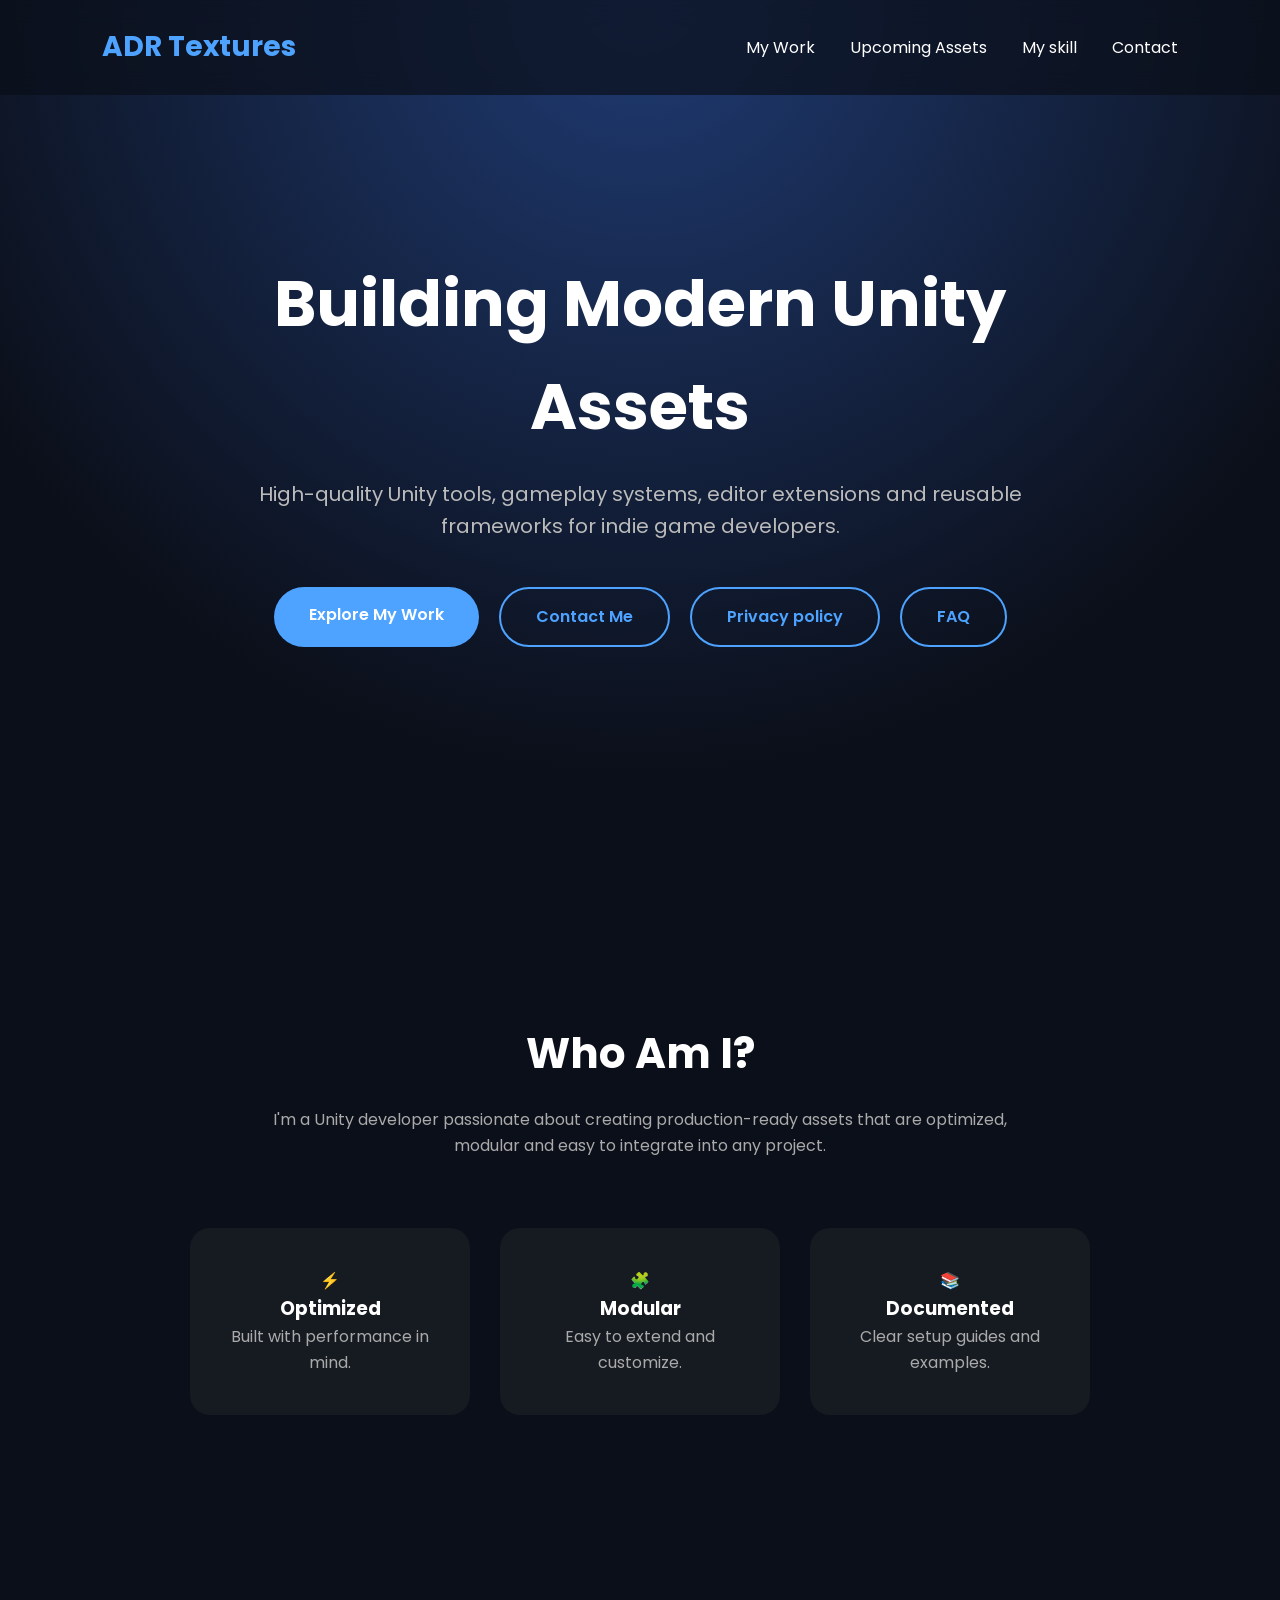
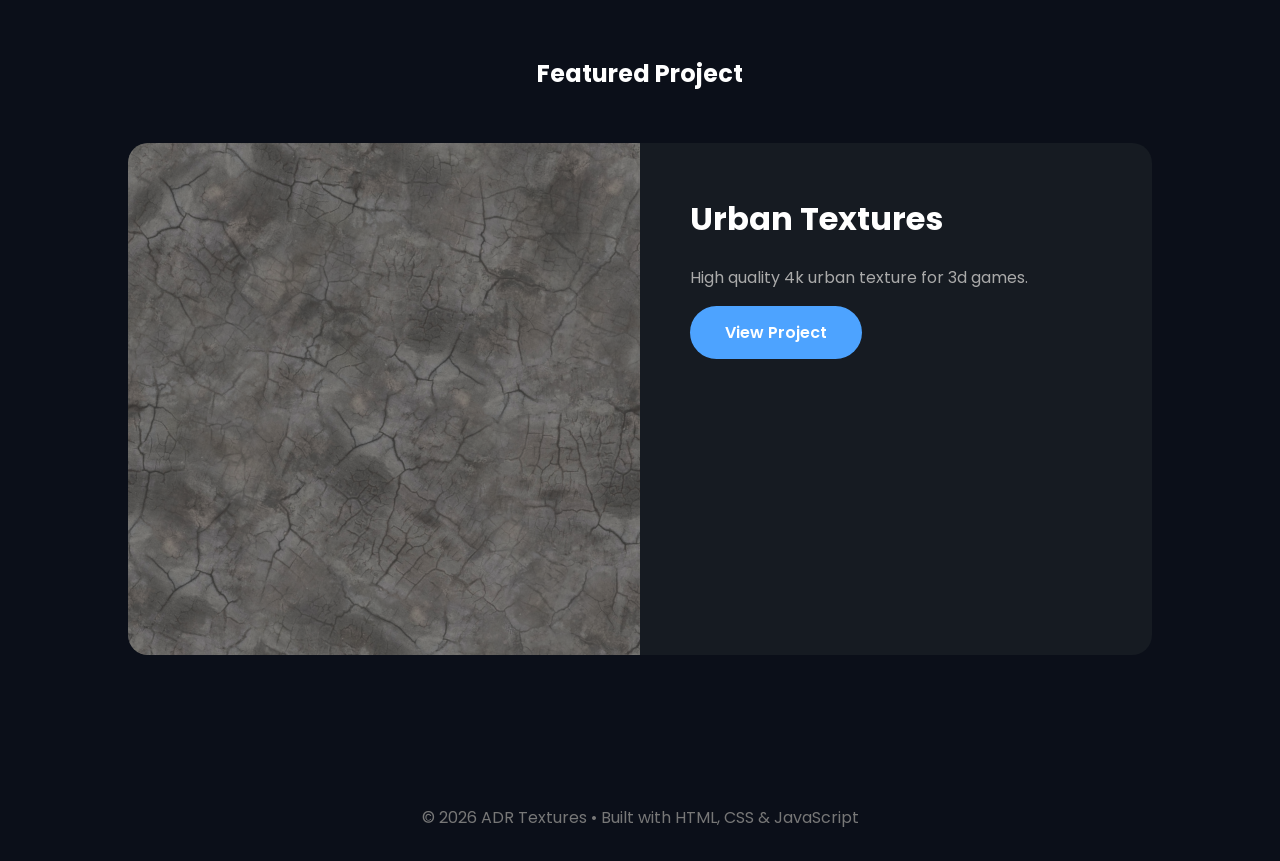
<file: index.html>
<!DOCTYPE html>
<html lang="en">
<head>
    <meta charset="UTF-8">
    <meta name="viewport" content="width=device-width, initial-scale=1.0">
    <title>ADR Textures</title>

    <!-- Google Font -->
    <link href="https://fonts.googleapis.com/css2?family=Poppins:wght@300;400;600;700&display=swap" rel="stylesheet">

    <!-- CSS -->
    <link rel="stylesheet" href="Assets/css/Home_style.css">
</head>
<body>

    <!-- Navigation -->
    <header>
        <nav class="navbar">

            <div class="logo">
                ADR Textures
            </div>

            <ul class="nav-links">
                <li><a href="work.html">My Work</a></li>
                <li><a href="upcoming.html">Upcoming Assets</a></li>
                <li><a href="skill.html">My skill</a></li>
                <li><a href="contact.html">Contact</a></li>
            </ul>

        </nav>
    </header>

    <!-- Hero Section -->
    <section class="hero">

        <div class="hero-content">

            <h1>Building Modern Unity Assets</h1>

            <p>
                High-quality Unity tools, gameplay systems,
                editor extensions and reusable frameworks
                for indie game developers.
            </p>

            <div class="buttons">

                <a href="work.html" class="btn primary">
                    Explore My Work
                </a>

                <a href="contact.html" class="btn secondary">
                    Contact Me
                </a>

                <a href="Docs/policy.html" class="btn secondary">
                    Privacy policy
                </a>

                <a href="Docs/FA$Q.html" class="btn secondary">
                    FAQ
                </a>

            </div>

        </div>

    </section>

    <!-- About -->
    <section class="about">

        <h2>Who Am I?</h2>

        <p>
            I'm a Unity developer passionate about creating
            production-ready assets that are optimized,
            modular and easy to integrate into any project.
        </p>

        <div class="features">

            <div class="card">
                ⚡
                <h3>Optimized</h3>
                <p>Built with performance in mind.</p>
            </div>

            <div class="card">
                🧩
                <h3>Modular</h3>
                <p>Easy to extend and customize.</p>
            </div>

            <div class="card">
                📚
                <h3>Documented</h3>
                <p>Clear setup guides and examples.</p>
            </div>

        </div>

    </section>

    <!-- Featured Project -->
    <section class="featured">

        <h2>Featured Project</h2>

        <div class="project-card">

            <img src="Assets/images/hero/urban_texture_demo.png" alt="Urban textures">

            <div class="project-info">

                <h3>Urban Textures</h3>

                <p>
                    High quality 4k urban texture for 3d games.
                </p>

                <a href="Projects/urban_Textures/index.html" class="btn primary">
                    View Project
                </a>

            </div>

        </div>

    </section>

    <footer>

        <p>
            © 2026 ADR Textures • Built with HTML, CSS & JavaScript
        </p>

    </footer>

</body>
</html>
</file>
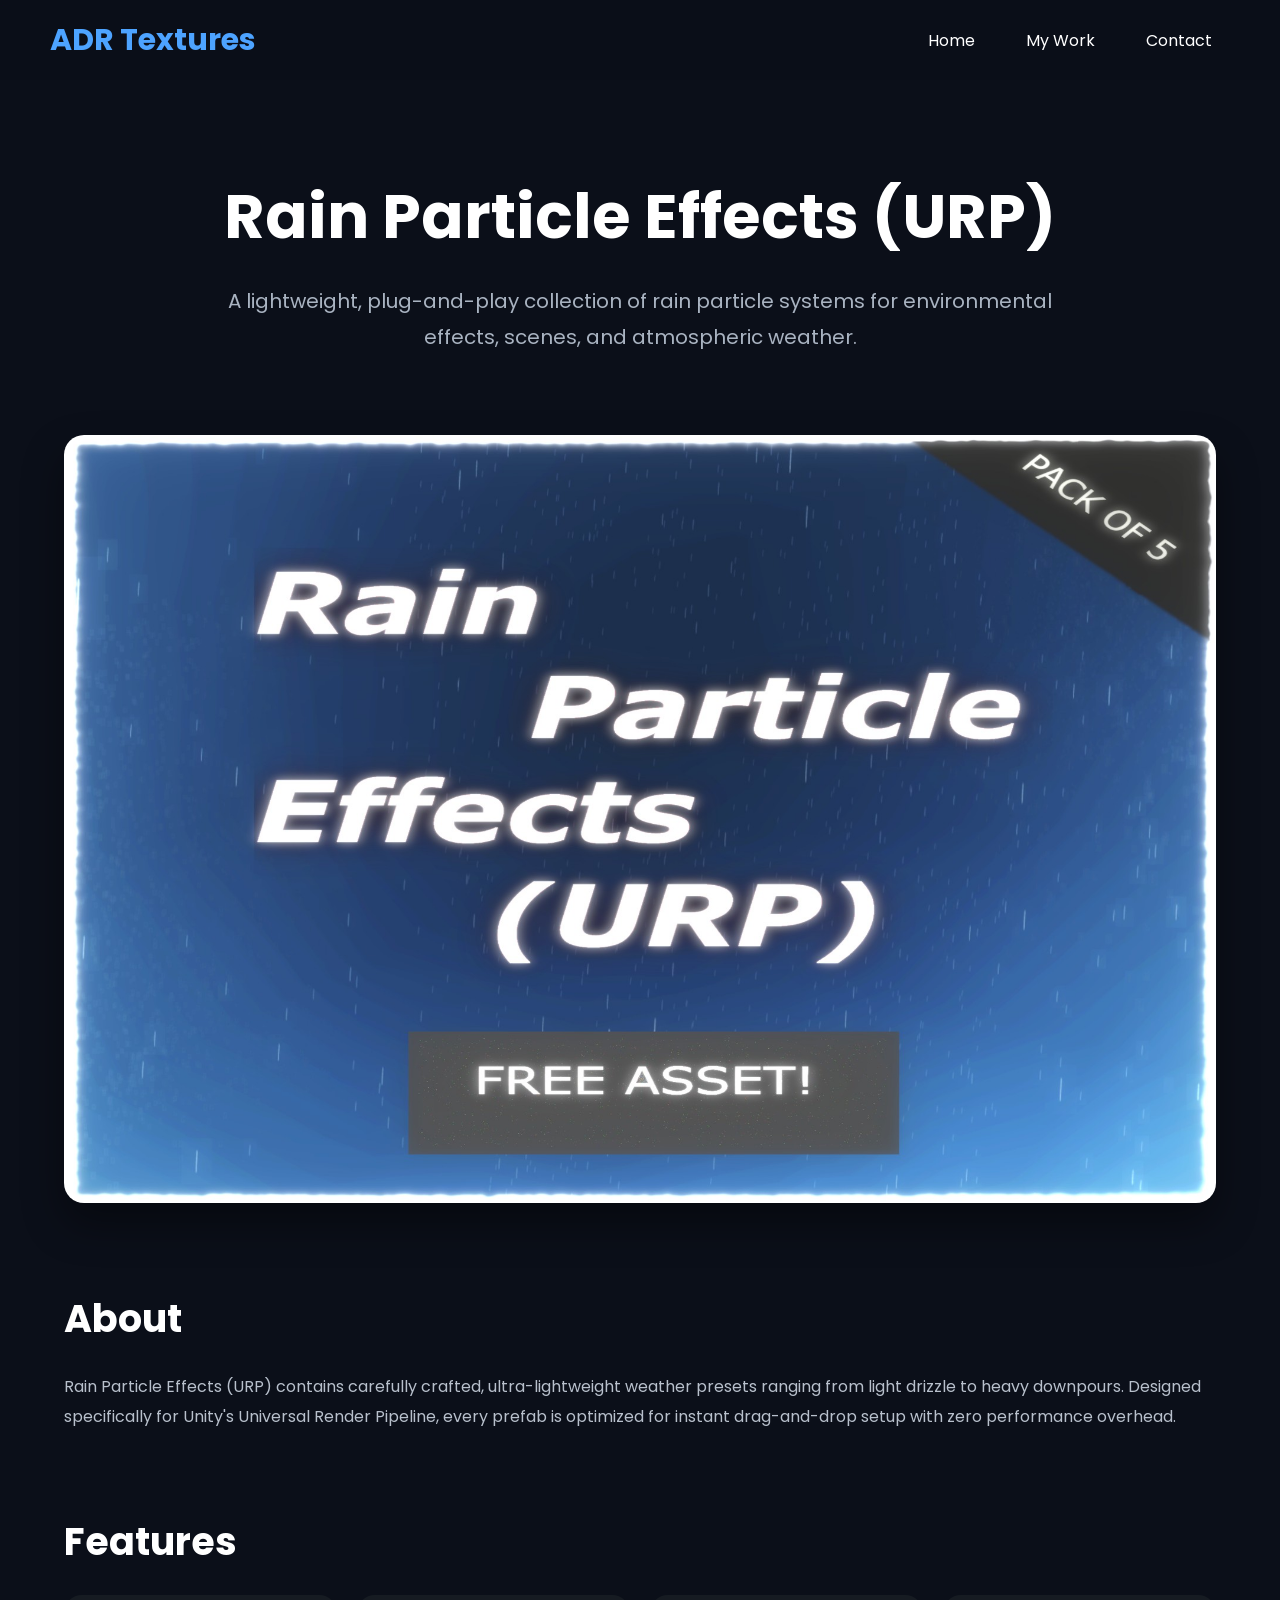
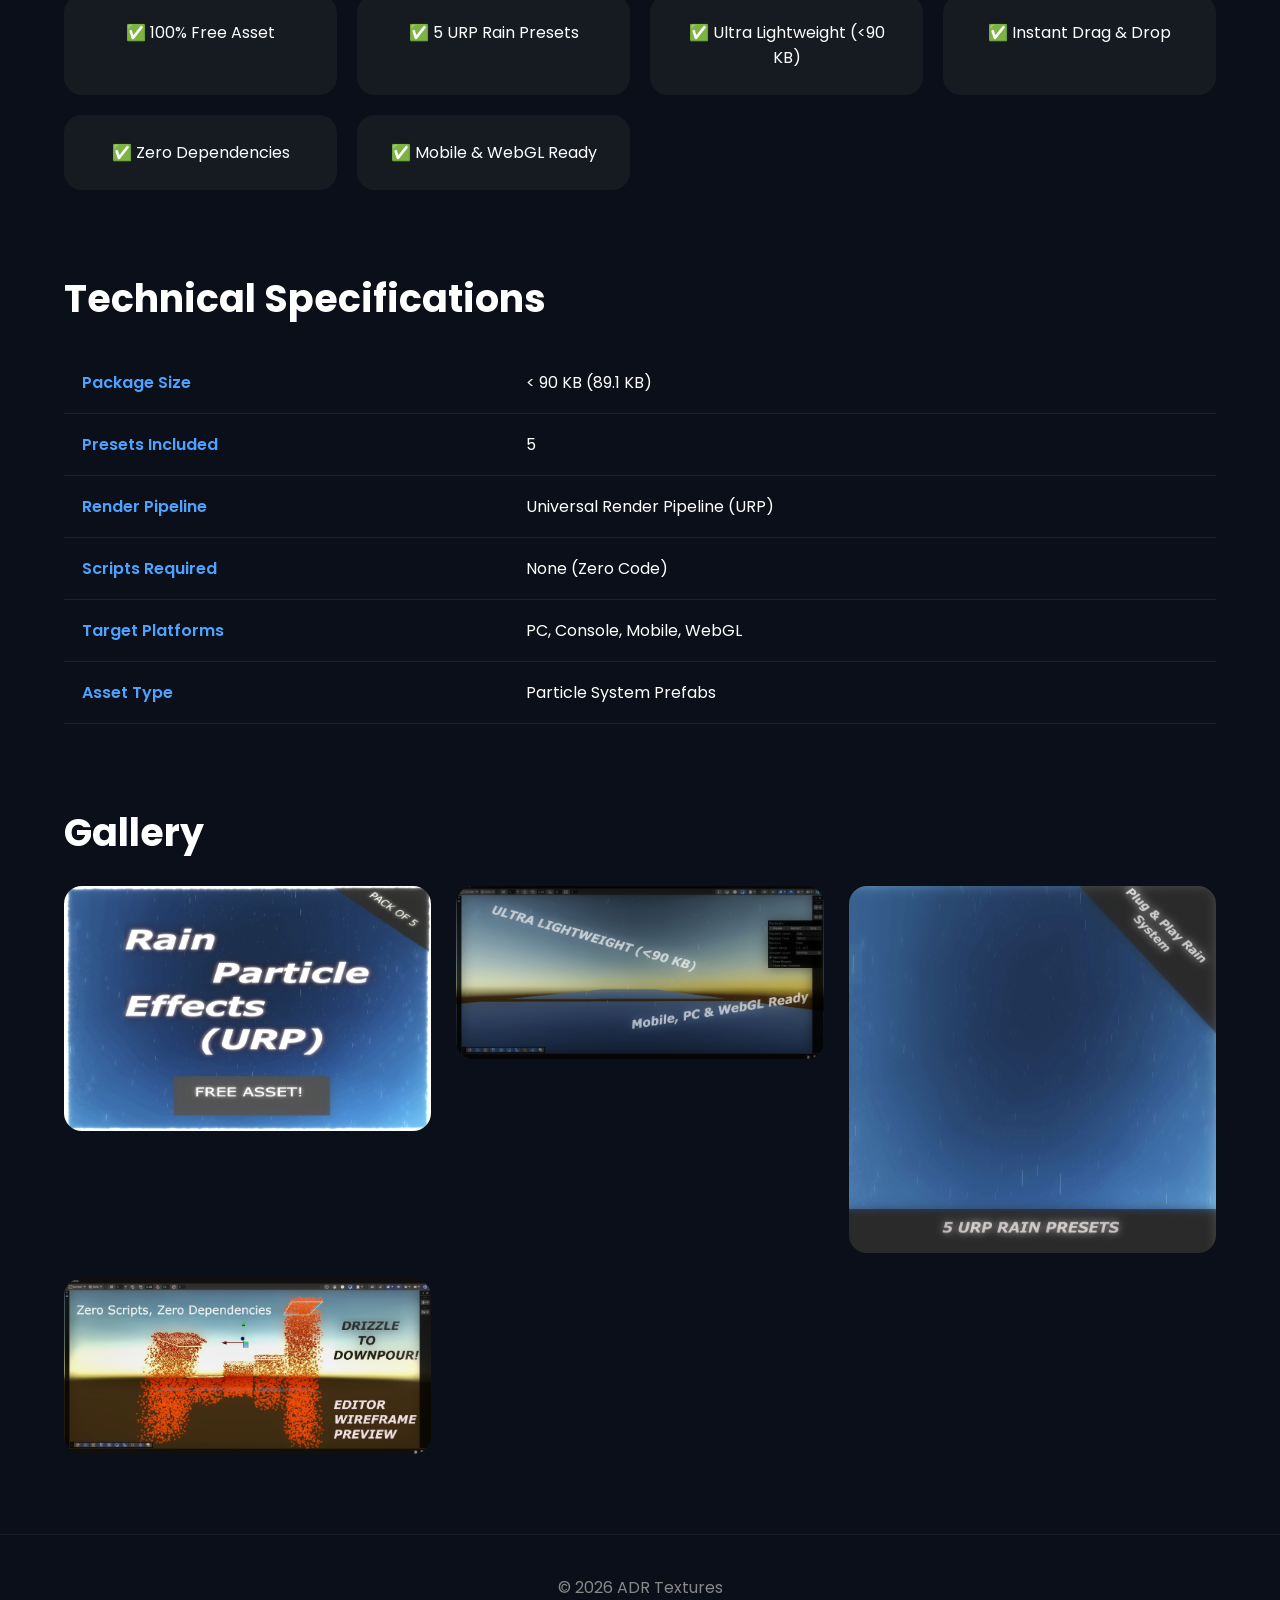
<file: Projects/Rain_Effect/index.html>
<!DOCTYPE html>
<html lang="en">
<head>

    <meta charset="UTF-8">
    <meta name="viewport" content="width=device-width, initial-scale=1.0">

    <title>Rain Particle Effects (URP) | ADR Textures</title>

    <link href="https://fonts.googleapis.com/css2?family=Poppins:wght@300;400;600;700&display=swap" rel="stylesheet">

    <link rel="stylesheet" href="file.css">

</head>

<body>

<header>

    <nav class="navbar">

        <div class="logo">
            <a href="../../index.html">ADR Textures</a>
        </div>

        <ul class="nav-links">
            <li><a href="../../index.html">Home</a></li>
            <li><a href="../../work.html">My Work</a></li>
            <li><a href="../../contact.html">Contact</a></li>
        </ul>

    </nav>

</header>

<!-- Hero -->

<section class="project-hero">

    <h1>Rain Particle Effects (URP)</h1>

    <p>
        A lightweight, plug-and-play collection of rain particle systems 
        for environmental effects, scenes, and atmospheric weather.
    </p>

</section>

<!-- Hero Image -->

<section class="hero-image">

    <img src="Screenshots/1.jpg" alt="Rain Particle Effects (URP)">

</section>

<!-- About -->

<section class="project-section">

    <h2>About</h2>

    <p>

        Rain Particle Effects (URP) contains carefully crafted, 
        ultra-lightweight weather presets ranging from light drizzle to 
        heavy downpours. 

        Designed specifically for Unity's Universal Render Pipeline, 
        every prefab is optimized for instant drag-and-drop setup with zero 
        performance overhead.

    </p>

</section>

<!-- Features -->

<section class="project-section">

    <h2>Features</h2>

    <div class="feature-grid">

        <div class="feature-card">✅ 100% Free Asset</div>

        <div class="feature-card">✅ 5 URP Rain Presets</div>

        <div class="feature-card">✅ Ultra Lightweight (&lt;90 KB)</div>

        <div class="feature-card">✅ Instant Drag &amp; Drop</div>

        <div class="feature-card">✅ Zero Dependencies</div>

        <div class="feature-card">✅ Mobile &amp; WebGL Ready</div>

    </div>

</section>

<!-- Technical Details -->

<section class="project-section">

    <h2>Technical Specifications</h2>

    <table class="spec-table">

        <tr>
            <td>Package Size</td>
            <td>&lt; 90 KB (89.1 KB)</td>
        </tr>

        <tr>
            <td>Presets Included</td>
            <td>5</td>
        </tr>

        <tr>
            <td>Render Pipeline</td>
            <td>Universal Render Pipeline (URP)</td>
        </tr>

        <tr>
            <td>Scripts Required</td>
            <td>None (Zero Code)</td>
        </tr>

        <tr>
            <td>Target Platforms</td>
            <td>PC, Console, Mobile, WebGL</td>
        </tr>

        <tr>
            <td>Asset Type</td>
            <td>Particle System Prefabs</td>
        </tr>

    </table>

</section>

<!-- Gallery -->

<section class="project-section">

    <h2>Gallery</h2>

    <div class="gallery">

        <img src="Screenshots/1.jpg" alt="Rain Preset Preview 1">
        <img src="Screenshots/2.jpg" alt="Rain Preset Preview 2">
        <img src="Screenshots/3.jpg" alt="Rain Preset Preview 3">
        <img src="Screenshots/4.jpg" alt="Rain Preset Preview 4">
       
    </div>

</section>

<!-- Footer -->

<footer>

    <p>
        © 2026 ADR Textures
    </p>

</footer>

</body>
</html>
</file>
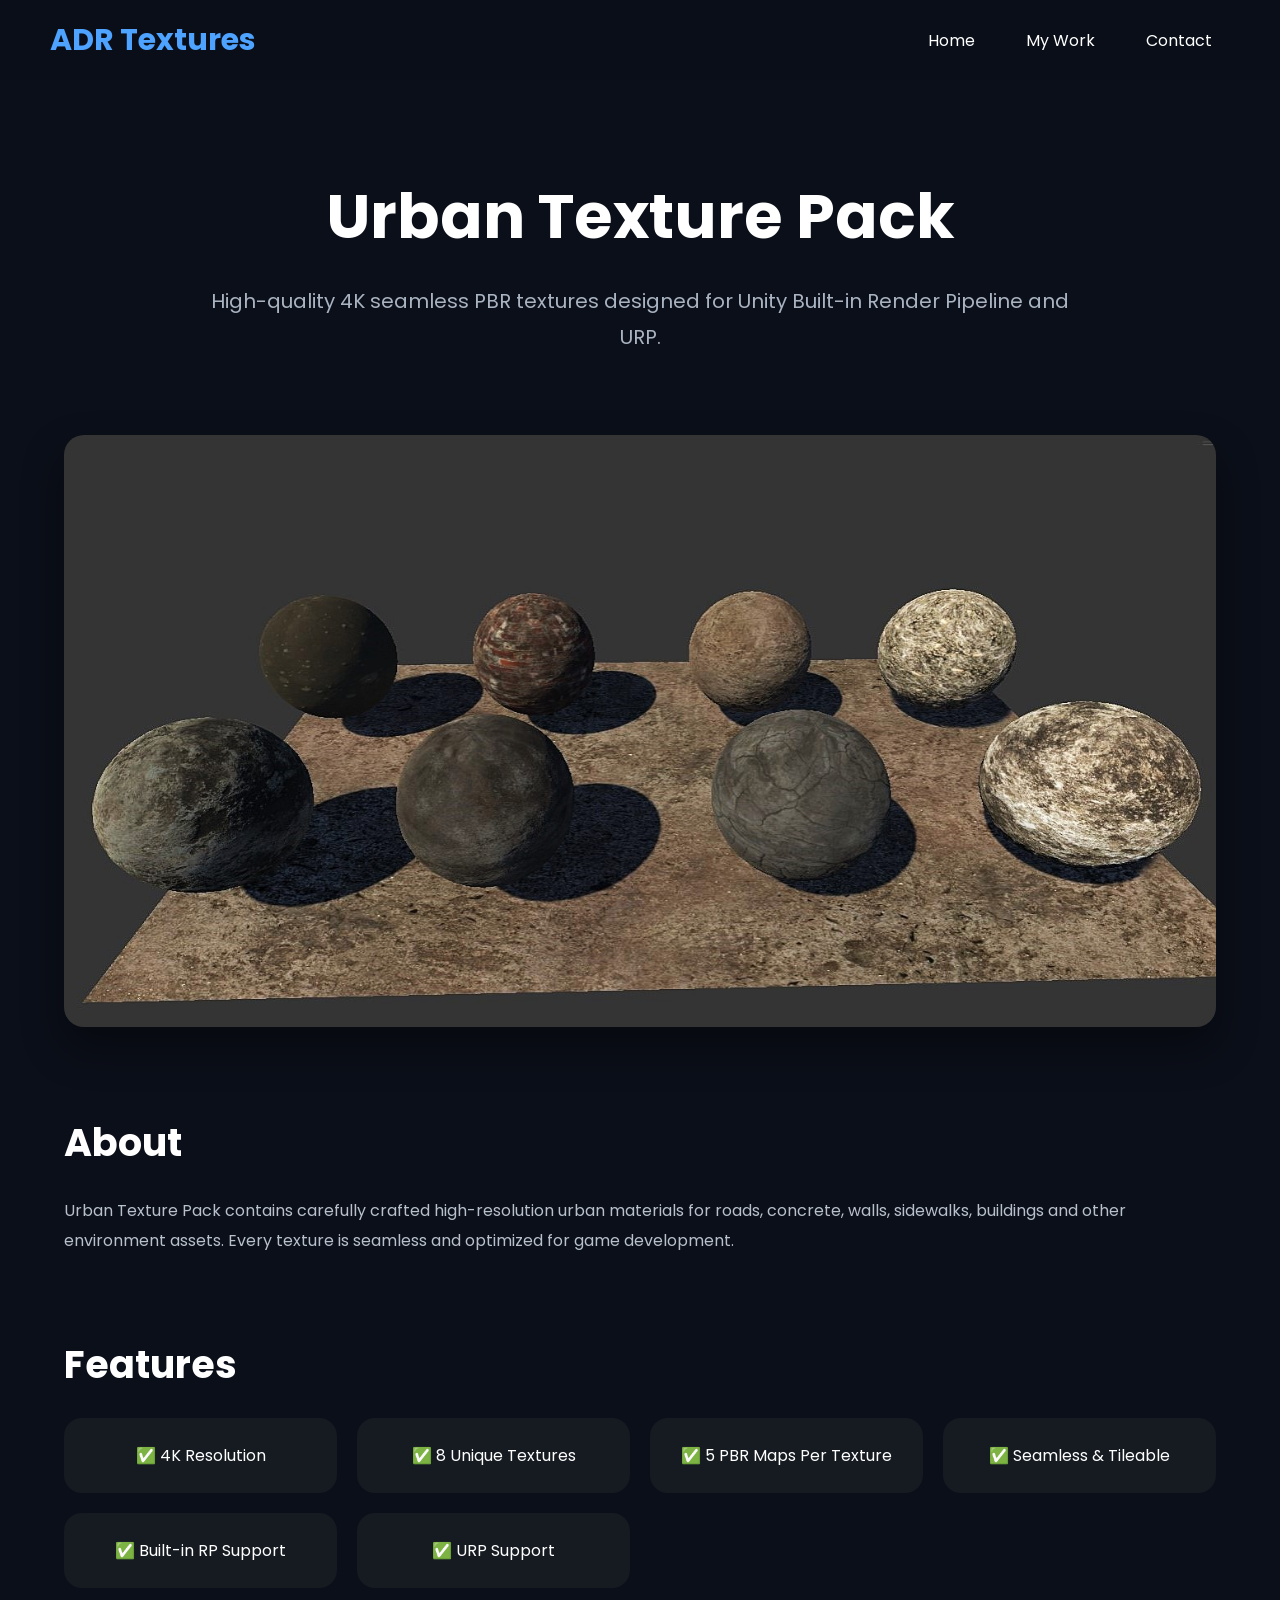
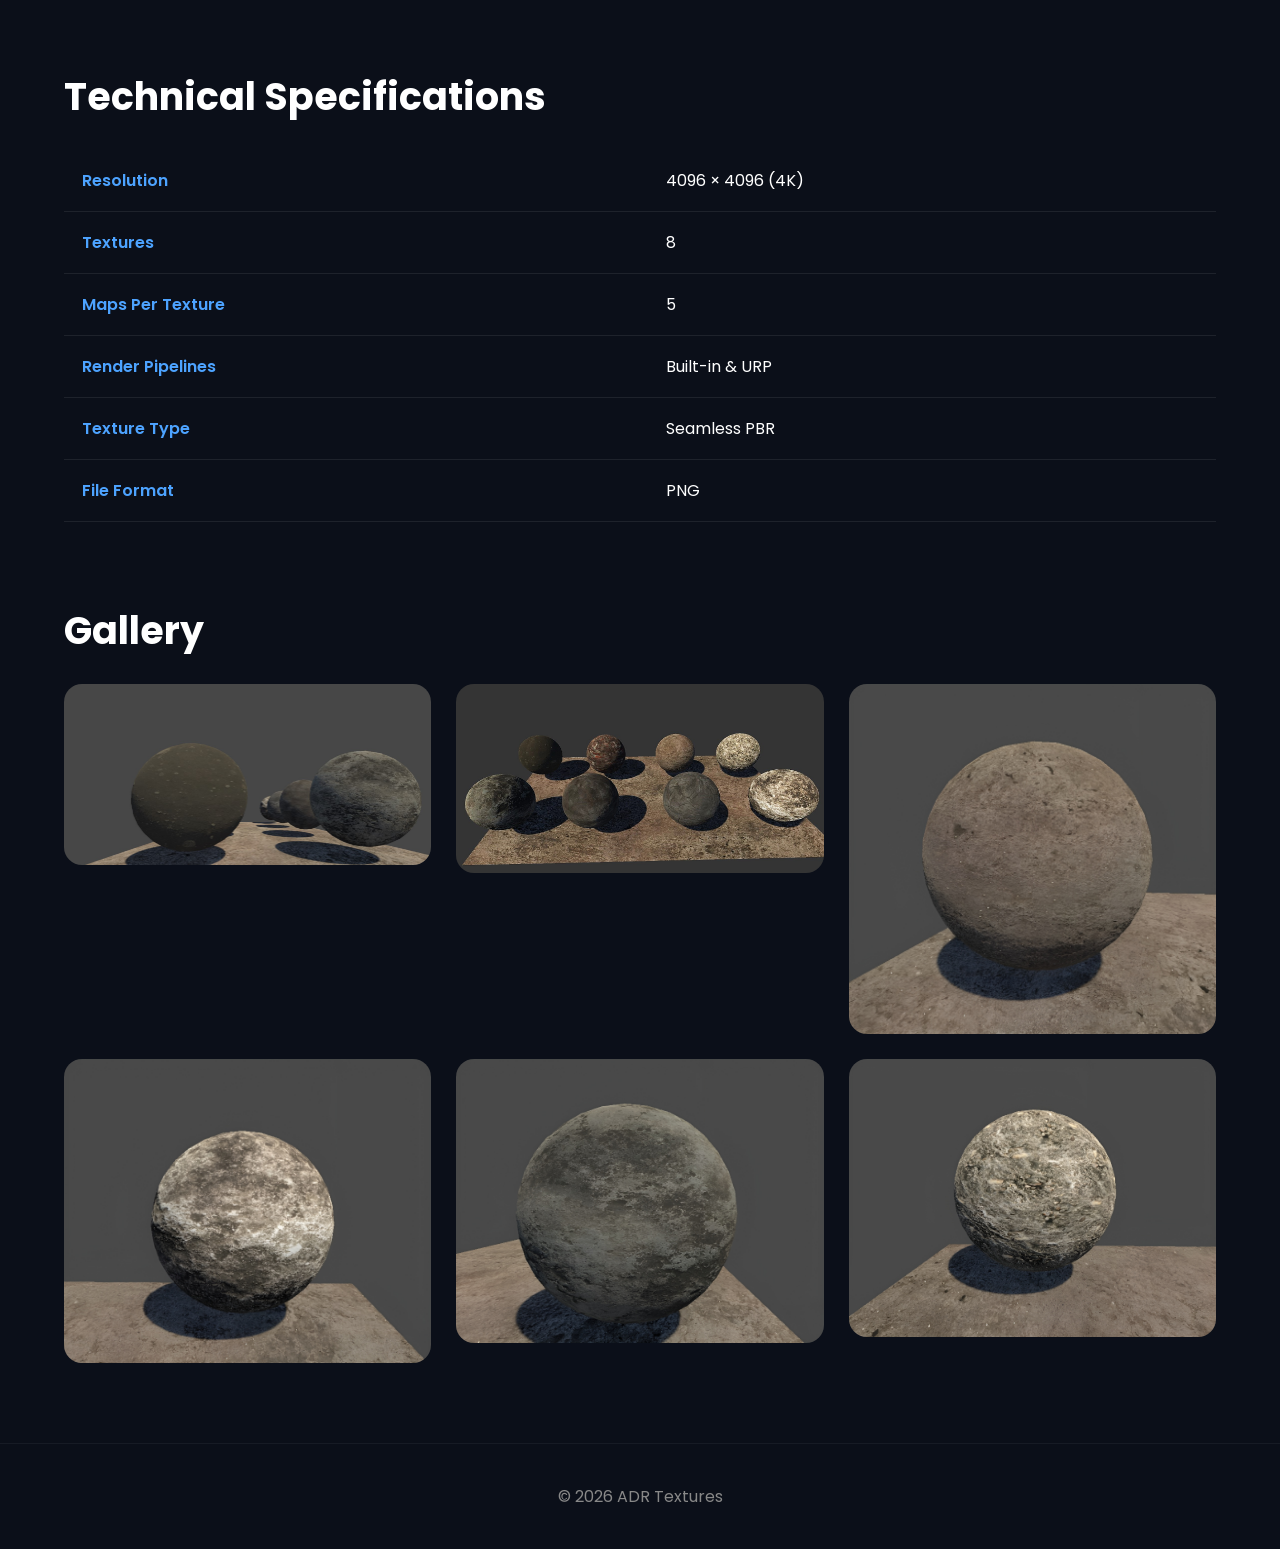
<file: Projects/urban_Textures/index.html>
<!DOCTYPE html>
<html lang="en">
<head>

    <meta charset="UTF-8">
    <meta name="viewport" content="width=device-width, initial-scale=1.0">

    <title>Urban Texture Pack | Your Studio</title>

    <link href="https://fonts.googleapis.com/css2?family=Poppins:wght@300;400;600;700&display=swap" rel="stylesheet">

    <link rel="stylesheet" href="file.css">

</head>

<body>

<header>

    <nav class="navbar">

        <div class="logo">
            <a href="../../index.html">ADR Textures</a>
        </div>

        <ul class="nav-links">
            <li><a href="../../index.html">Home</a></li>
            <li><a href="../../work.html">My Work</a></li>
            <li><a href="../../contact.html">Contact</a></li>
        </ul>

    </nav>

</header>

<!-- Hero -->

<section class="project-hero">

    <h1>Urban Texture Pack</h1>

    <p>
        High-quality 4K seamless PBR textures designed
        for Unity Built-in Render Pipeline and URP.
    </p>

    

</section>

<!-- Hero Image -->

<section class="hero-image">

    <img src="Screenshots/2.jpg" alt="Urban Texture Pack">

</section>

<!-- About -->

<section class="project-section">

    <h2>About</h2>

    <p>

        Urban Texture Pack contains carefully crafted
        high-resolution urban materials for roads,
        concrete, walls, sidewalks, buildings and
        other environment assets.

        Every texture is seamless and optimized
        for game development.

    </p>

</section>

<!-- Features -->

<section class="project-section">

    <h2>Features</h2>

    <div class="feature-grid">

        <div class="feature-card">✅ 4K Resolution</div>

        <div class="feature-card">✅ 8 Unique Textures</div>

        <div class="feature-card">✅ 5 PBR Maps Per Texture</div>

        <div class="feature-card">✅ Seamless & Tileable</div>

        <div class="feature-card">✅ Built-in RP Support</div>

        <div class="feature-card">✅ URP Support</div>

    </div>

</section>

<!-- Technical Details -->

<section class="project-section">

    <h2>Technical Specifications</h2>

    <table class="spec-table">

        <tr>
            <td>Resolution</td>
            <td>4096 × 4096 (4K)</td>
        </tr>

        <tr>
            <td>Textures</td>
            <td>8</td>
        </tr>

        <tr>
            <td>Maps Per Texture</td>
            <td>5</td>
        </tr>

        <tr>
            <td>Render Pipelines</td>
            <td>Built-in & URP</td>
        </tr>

        <tr>
            <td>Texture Type</td>
            <td>Seamless PBR</td>
        </tr>

        <tr>
            <td>File Format</td>
            <td>PNG</td>
        </tr>

    </table>

</section>

<!-- Gallery -->

<section class="project-section">

    <h2>Gallery</h2>

    <div class="gallery">

        <img src="Screenshots/1.jpg">
        <img src="Screenshots/2.jpg">
        <img src="Screenshots/3.jpg">
        <img src="Screenshots/4.jpg">
        <img src="Screenshots/5.jpg">
        <img src="Screenshots/6.jpg">

    </div>

</section>

<!-- Footer -->

<footer>

    <p>
        © 2026 ADR Textures
    </p>

</footer>

</body>
</html>
</file>
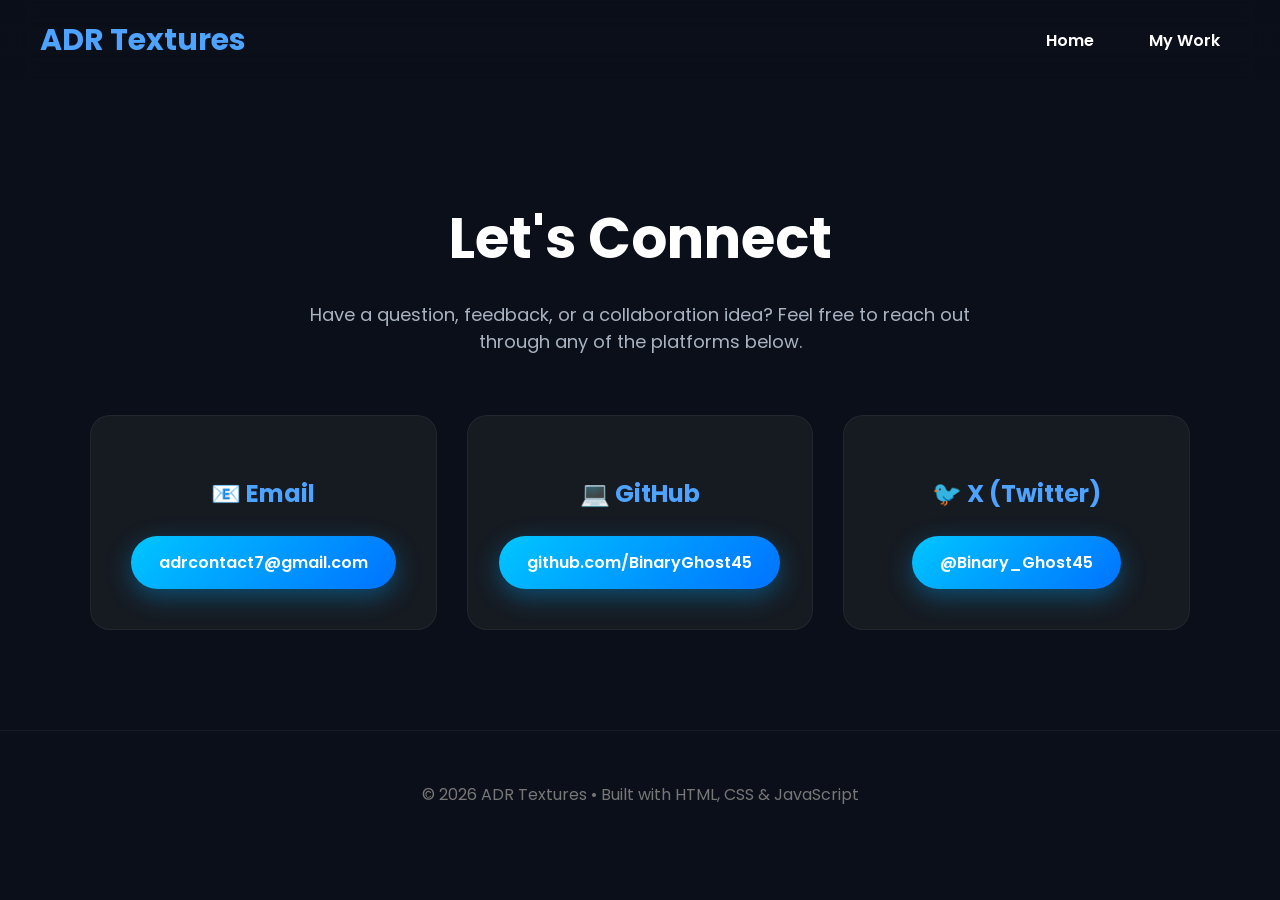
<file: contact.html>
<!DOCTYPE html>
<html lang="en">
<head>
    <meta charset="UTF-8">
    <meta name="viewport" content="width=device-width, initial-scale=1.0">
    <title>Contact | Your Studio</title>

    <link href="https://fonts.googleapis.com/css2?family=Poppins:wght@300;400;600;700&display=swap" rel="stylesheet">
    <link rel="stylesheet" href="Assets/css/contact_style.css">
</head>

<body>

<header>
    <nav class="navbar">

        <div class="logo">
            <a href="index.html">ADR Textures</a>
        </div>

        <ul class="nav-links">
            <li><a href="index.html">Home</a></li>
            <li><a href="work.html">My Work</a></li>
        </ul>

    </nav>
</header>

<section class="contact">

    <h1>Let's Connect</h1>

    <p>
        Have a question, feedback, or a collaboration idea?
        Feel free to reach out through any of the platforms below.
    </p>

    <div class="contact-grid">

        <div class="contact-card">

            <h2>📧 Email</h2>

            <a href="mailto:adrcontact7@gmail.com">
                adrcontact7@gmail.com
            </a>

        </div>

        <div class="contact-card">

            <h2>💻 GitHub</h2>

            <a href="https://github.com/BinaryGhost45" target="_blank">
                github.com/BinaryGhost45
            </a>

        </div>

        <div class="contact-card">

            <h2>🐦 X (Twitter)</h2>

            <a href="https://x.com/Binary_Ghost45" target="_blank">
                @Binary_Ghost45
            </a>

        </div>

    </div>

</section>

<footer>

    <p>
        © 2026 ADR Textures • Built with HTML, CSS & JavaScript
    </p>

</footer>

</body>
</html>
</file>
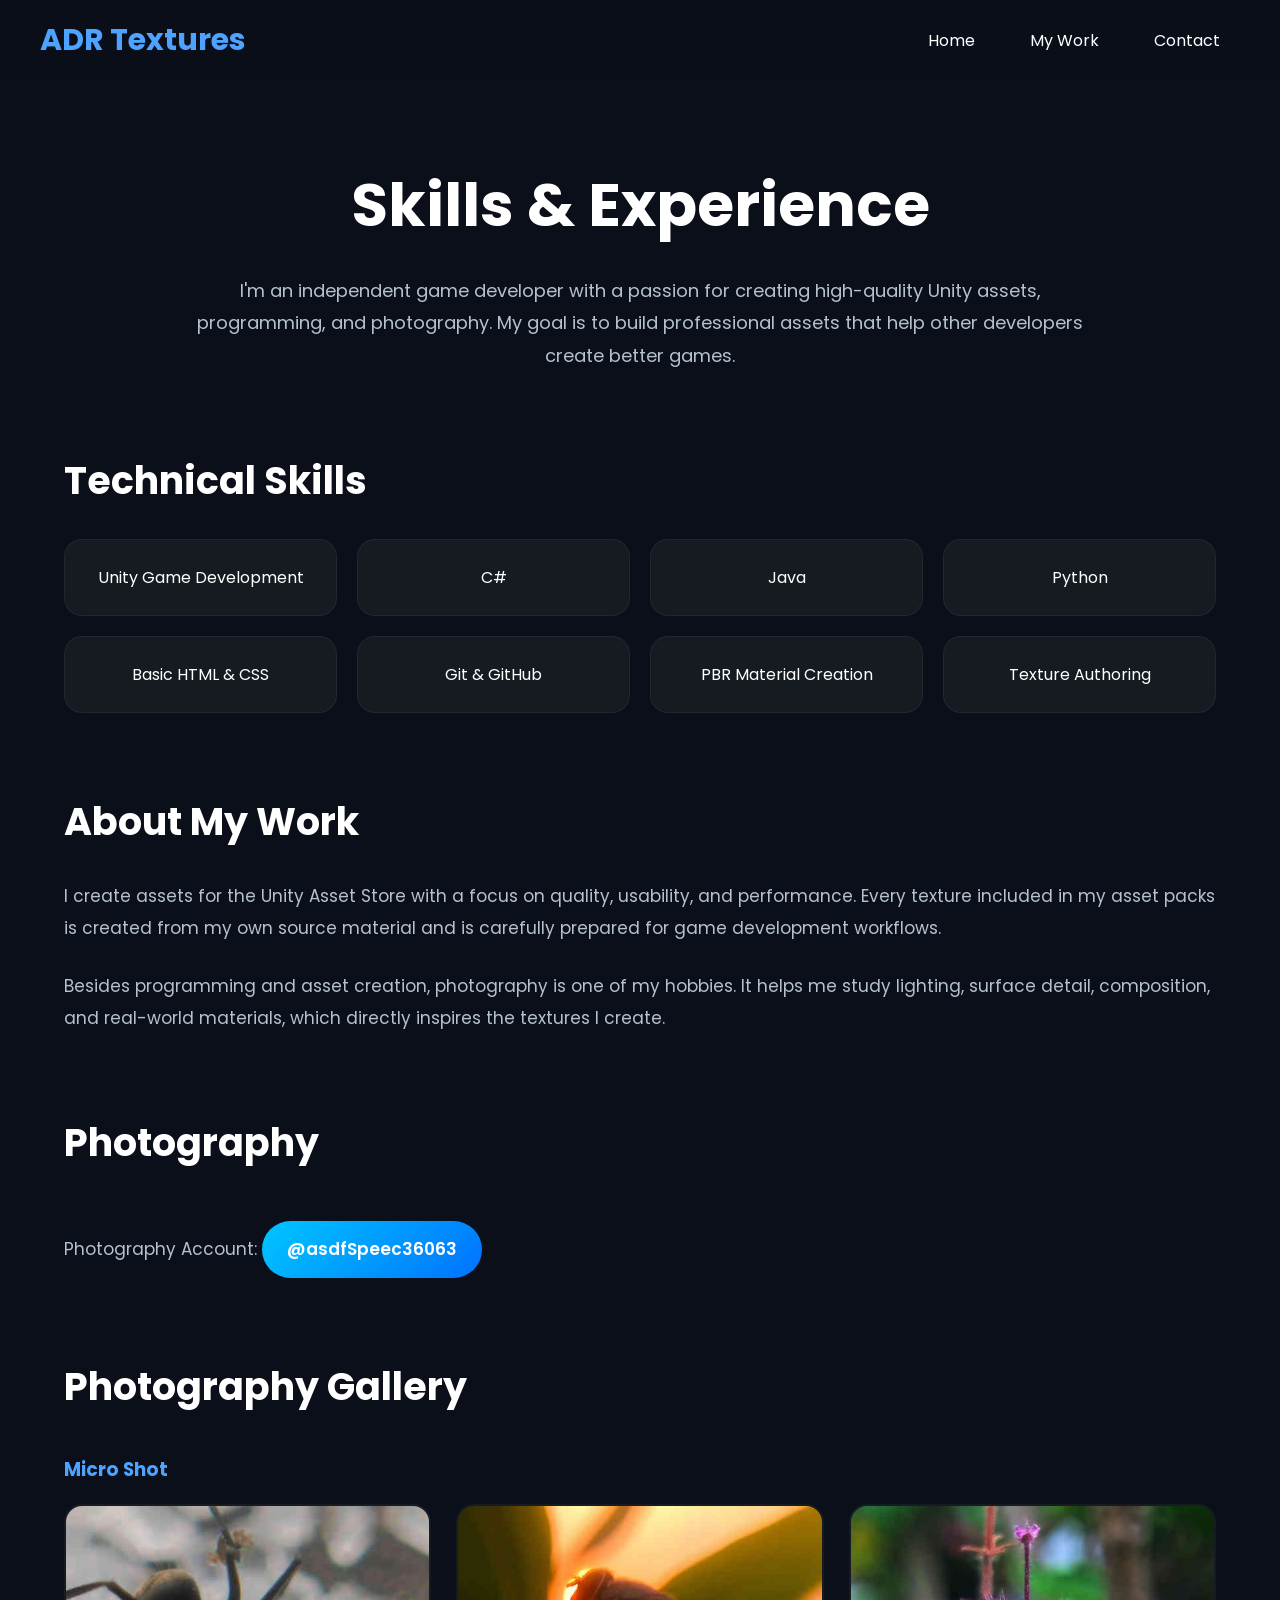
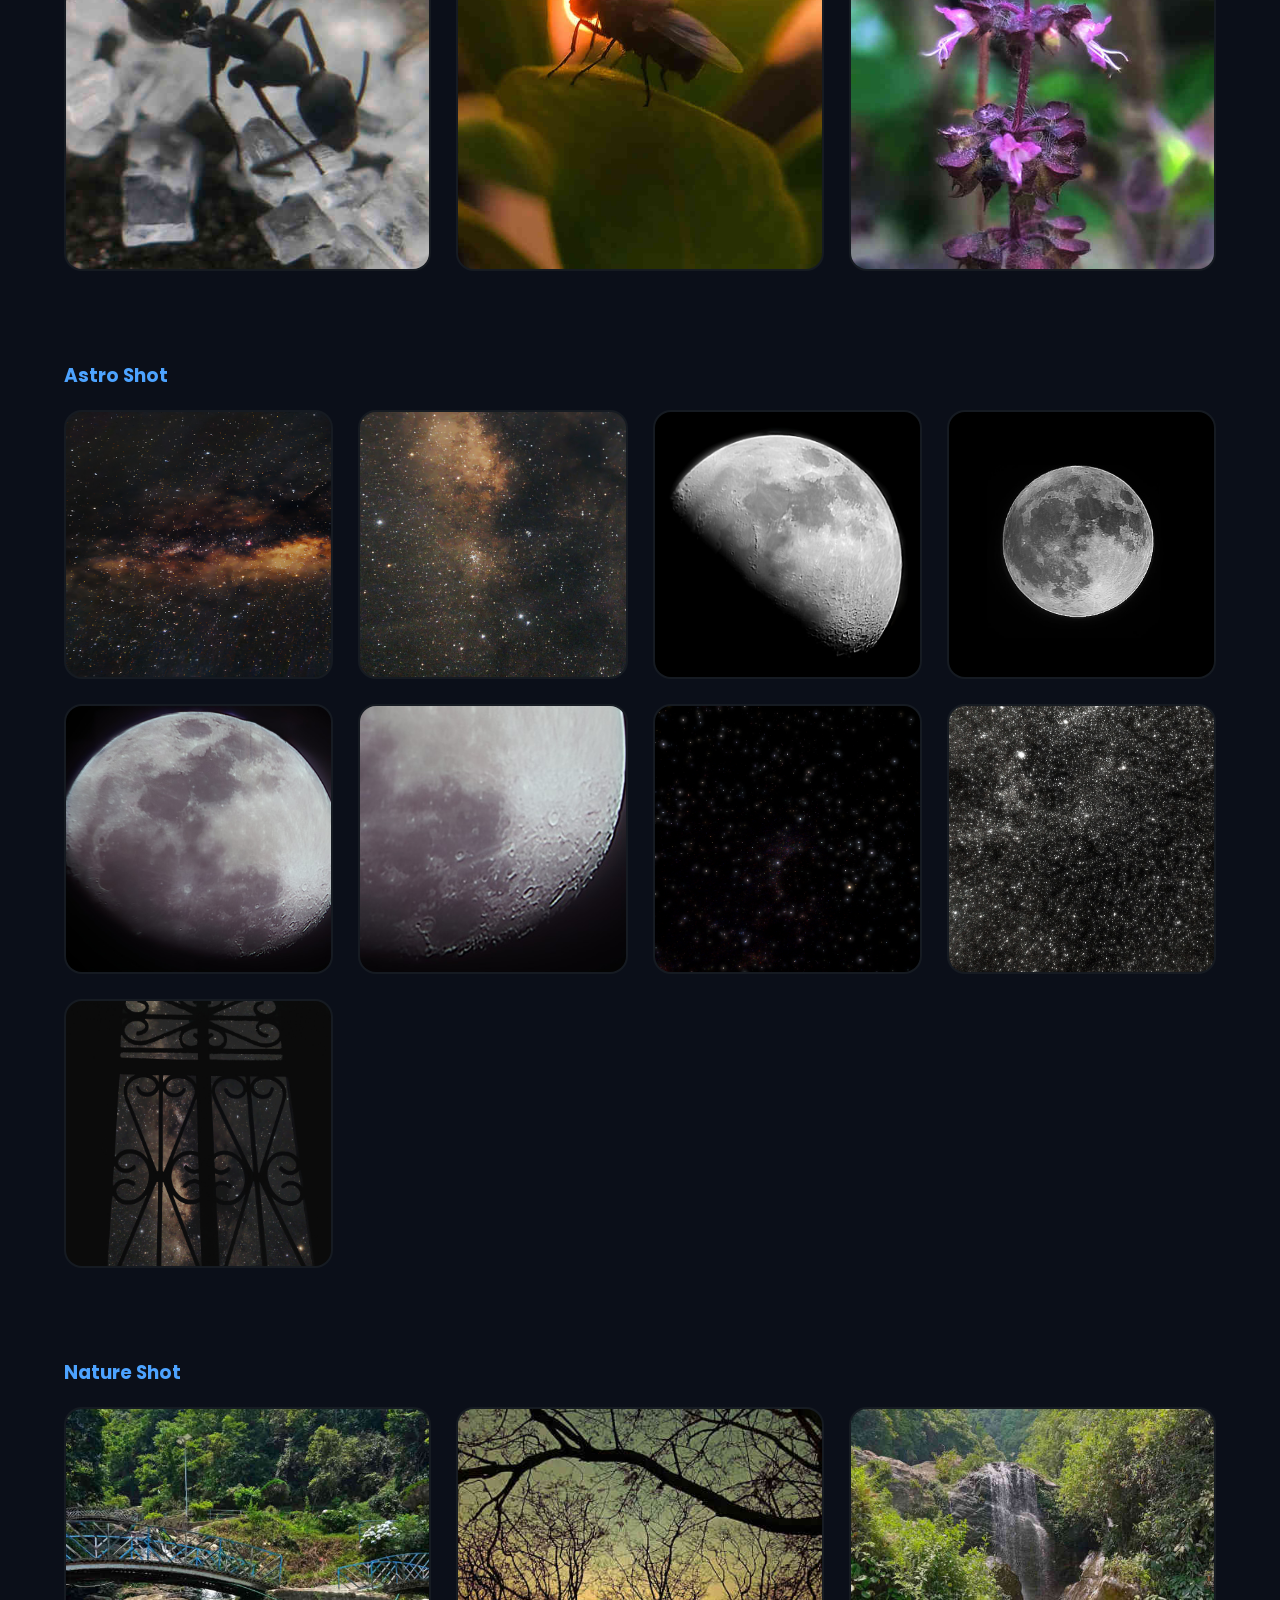
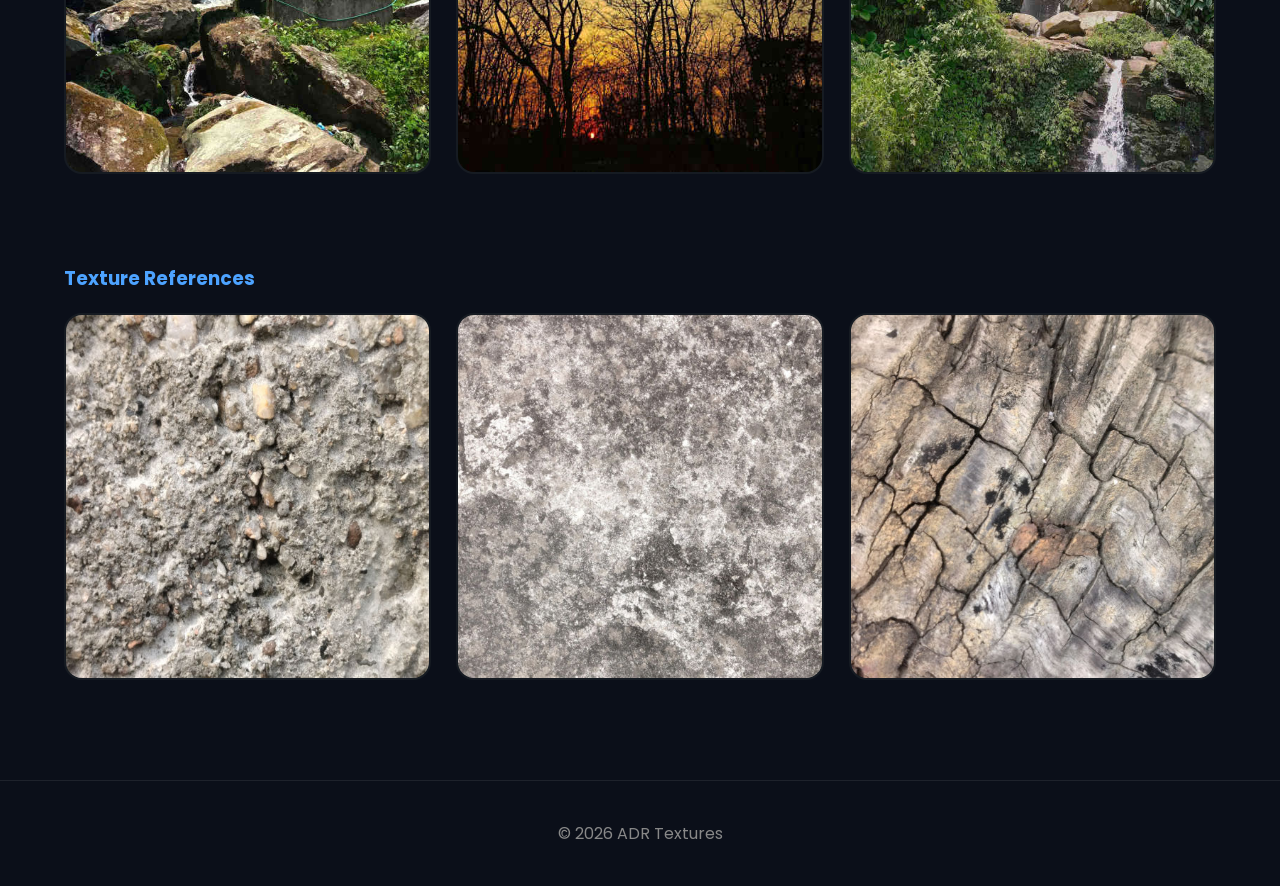
<file: skill.html>
<!DOCTYPE html>
<html lang="en">
<head>
    <meta charset="UTF-8">
    <meta name="viewport" content="width=device-width, initial-scale=1.0">
    <title>Skills | ADR Textures</title>

    <link href="https://fonts.googleapis.com/css2?family=Poppins:wght@300;400;600;700&display=swap" rel="stylesheet">
    <link rel="stylesheet" href="Assets/css/skill_style.css">
</head>

<body>

<header>

    <nav class="navbar">

        <div class="logo">
            <a href="index.html">ADR Textures</a>
        </div>

        <ul class="nav-links">
            <li><a href="index.html">Home</a></li>
            <li><a href="work.html">My Work</a></li>
            <li><a href="contact.html">Contact</a></li>
        </ul>

    </nav>

</header>

<section class="skills-hero">

    <h1>Skills & Experience</h1>

    <p>
        I'm an independent game developer with a passion for creating
        high-quality Unity assets, programming, and photography.
        My goal is to build professional assets that help other
        developers create better games.
    </p>

</section>

<section class="project-section">

    <h2>Technical Skills</h2>

    <div class="feature-grid">

        <div class="feature-card">Unity Game Development</div>

        <div class="feature-card">C#</div>

        <div class="feature-card">Java</div>

        <div class="feature-card">Python</div>

        <div class="feature-card">Basic HTML & CSS</div>

        <div class="feature-card">Git & GitHub</div>

        <div class="feature-card">PBR Material Creation</div>

        <div class="feature-card">Texture Authoring</div>

    </div>

</section>

<section class="project-section">

    <h2>About My Work</h2>

    <p>
        I create assets for the Unity Asset Store with a focus on
        quality, usability, and performance. Every texture included
        in my asset packs is created from my own source material and
        is carefully prepared for game development workflows.
    </p>

    <br>

    <p>
        Besides programming and asset creation, photography is one of
        my hobbies. It helps me study lighting, surface detail,
        composition, and real-world materials, which directly inspires
        the textures I create.
    </p>

</section>

<section class="project-section">

    <h2>Photography</h2>

    <p>
        Photography Account:
        <a href="https://x.com/asdfSpeec36063" target="_blank">
            @asdfSpeec36063
        </a>
    </p>

</section>

<section class="project-section">

    <h2>Photography Gallery</h2>

    <h3>Micro Shot</h3>

    <div class="gallery">

        <img src="Assets/images/photos/Micro/1.jpg" alt="Micro Shot 1" >
        <img src="Assets/images/photos/Micro/2.jpg" alt="Micro Shot 2" >
        <img src="Assets/images/photos/Micro/3.jpg" alt="Micro Shot 3" >

    </div>

    <br><br>

    <h3>Astro Shot</h3>

    <div class="gallery">

        <img src="Assets/images/photos/Astro/Milkyway.jpg" alt="Astro Shot 1" >
        <img src="Assets/images/photos/Astro/Milkyway_cluster.jpg" alt="Astro Shot 2" >
        <img src="Assets/images/photos/Astro/moon.jpg" alt="Astro Shot 3">
        <img src="Assets/images/photos/Astro/moon6b.jpg" alt="Astro Shot 4">
        <img src="Assets/images/photos/Astro/Moon7a.jpg" alt="Astro Shot 5">
        <img src="Assets/images/photos/Astro/Moon7b.jpg" alt="Astro Shot 6">
        <img src="Assets/images/photos/Astro/Scorpius.jpg" alt="Astro Shot 7">
        <img src="Assets/images/photos/Astro/star_field_new.jpg" alt="Astro Shot 8">
        <img src="Assets/images/photos/Astro/Window_Milkyway.jpg" alt="Astro Shot 9">


    </div>

    <br><br>

    <h3>Nature Shot</h3>

    <div class="gallery">

        <img src="Assets/images/photos/Nature/bridge_over_stream.jpg" alt="Nature Shot 1" >
        <img src="Assets/images/photos/Nature/sunset_tree_silhouette.jpg" alt="Nature Shot 2" >
        <img src="Assets/images/photos/Nature/waterfall_mountain.jpg" alt="Nature Shot 3" >

    </div>

    <br><br>

    <h3>Texture References</h3>

    <div class="gallery">

        <img src="Assets/images/photos/Texture/1.jpg" alt="Texture Reference 1" >
        <img src="Assets/images/photos/Texture/2.jpg" alt="Texture Reference 2" >
        <img src="Assets/images/photos/Texture/3.jpg" alt="Texture Reference 3" >

    </div>

</section>

<footer>

    <p>
        © 2026 ADR Textures
    </p>

</footer>

</body>
</html>
</file>
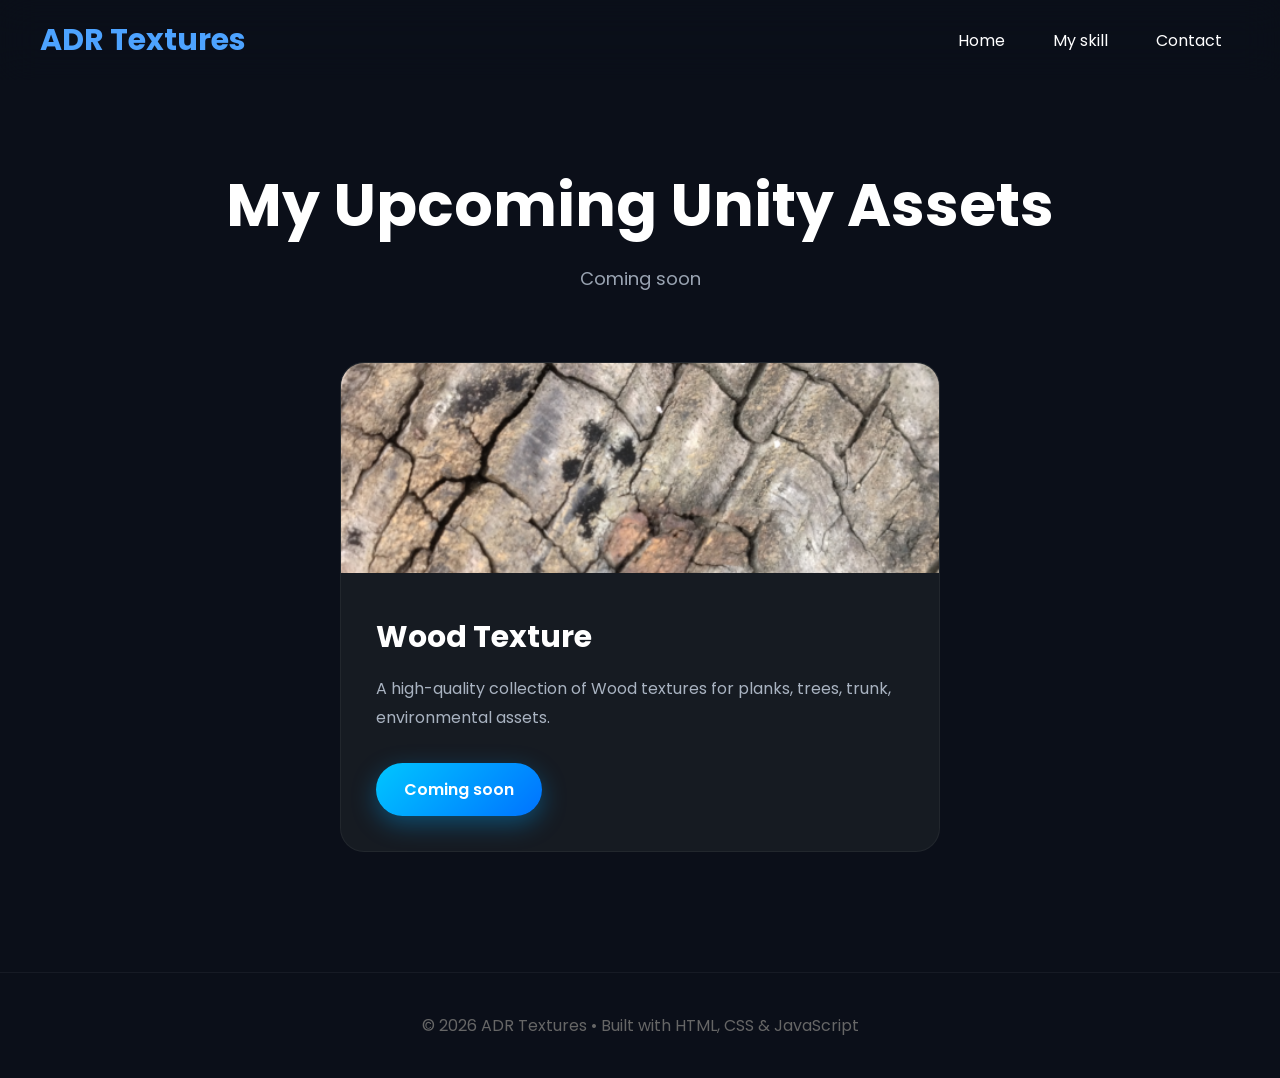
<file: upcoming.html>
<!DOCTYPE html>
<html lang="en">
<head>
    <meta charset="UTF-8">
    <meta name="viewport" content="width=device-width, initial-scale=1.0">
    <title>My Work | Your Studio</title>

    <link href="https://fonts.googleapis.com/css2?family=Poppins:wght@300;400;600;700&display=swap" rel="stylesheet">
    <link rel="stylesheet" href="Assets/css/upcoming_style.css">
</head>

<body>

<header>
    <nav class="navbar">

        <div class="logo">
            <a href="index.html">ADR Textures</a>
        </div>

        <ul class="nav-links">
            <li><a href="index.html">Home</a></li>
            <li><a href="skill.html">My skill</a></li>
            <li><a href="contact.html">Contact</a></li>
        </ul>

    </nav>
</header>

<section class="work-header">

    <h1>My Upcoming Unity Assets</h1>

    <p>
       Coming soon
    </p>

</section>

<section class="work-grid">
    <!-- Wood Texture -->

    <div class="work-card">

        <img src="Assets/images/assets/wood_texture.png" alt="WoodTexture">

        <div class="work-info">

            <h2>Wood Texture</h2>

            <p>
                A high-quality collection of Wood textures for planks,
                trees, trunk,  environmental assets.
            </p>

           
            <a href="#" class="btn primary">
                Coming soon
            </a>

        </div>

    </div>

   

    

   
</section>

<footer>

    <p>
        © 2026 ADR Textures • Built with HTML, CSS & JavaScript
    </p>

</footer>

</body>
</html>
</file>
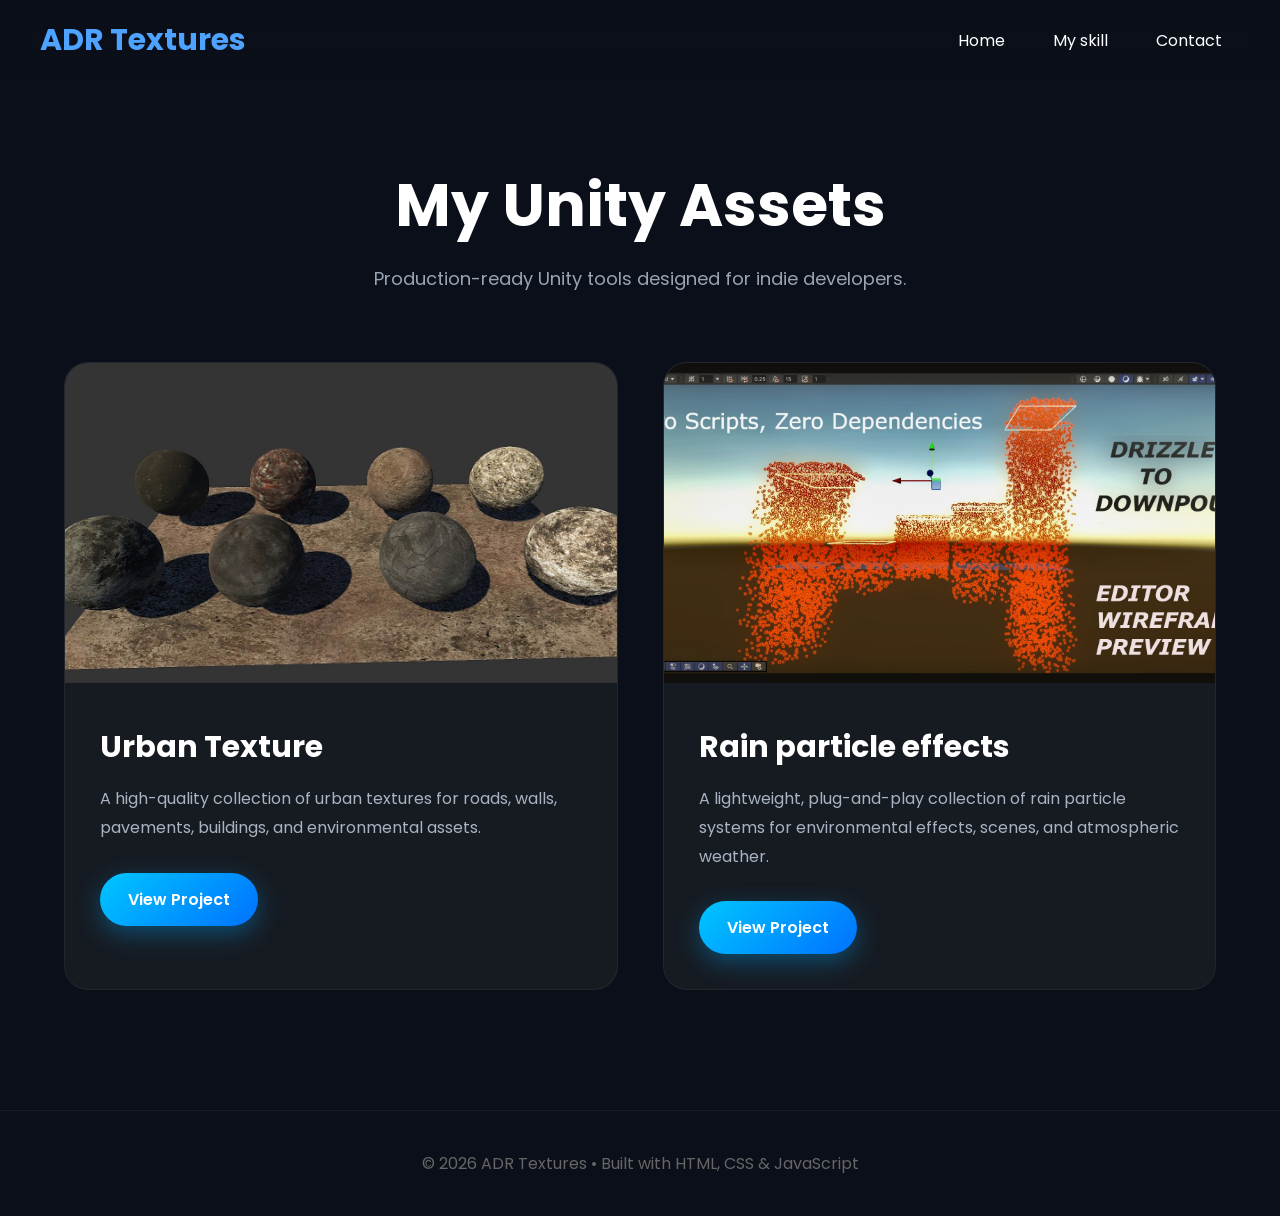
<file: work.html>
<!DOCTYPE html>
<html lang="en">
<head>
    <meta charset="UTF-8">
    <meta name="viewport" content="width=device-width, initial-scale=1.0">
    <title>My Work | Your Studio</title>

    <link href="https://fonts.googleapis.com/css2?family=Poppins:wght@300;400;600;700&display=swap" rel="stylesheet">
    <link rel="stylesheet" href="Assets/css/Work_style.css">
</head>

<body>

<header>
    <nav class="navbar">

        <div class="logo">
            <a href="index.html">ADR Textures</a>
        </div>

        <ul class="nav-links">
            <li><a href="index.html">Home</a></li>
            <li><a href="skill.html">My skill</a></li>
            <li><a href="contact.html">Contact</a></li>
        </ul>

    </nav>
</header>

<section class="work-header">

    <h1>My Unity Assets</h1>

    <p>
        Production-ready Unity tools designed for indie developers.
    </p>

</section>

<section class="work-grid">
    <!-- Urban Texture -->

    <div class="work-card">

        <img src="Assets/images/assets/2.jpg" alt="Urban Texture">

        <div class="work-info">

            <h2>Urban Texture</h2>

            <p>
                A high-quality collection of urban textures for roads,
                walls, pavements, buildings, and environmental assets.
            </p>

           
            <a href="Projects/urban_Textures/index.html" class="btn primary">
                View Project
            </a>

        </div>

    </div>

<!-- Rain particle effects -->

    <div class="work-card">

        <img src="Assets/images/assets/show2.jpg" alt="Rain particle effects">

        <div class="work-info">

            <h2>Rain particle effects</h2>

            <p>
                A lightweight, plug-and-play collection of rain particle systems for 
                environmental effects, scenes, and atmospheric weather.
            </p>

           
            <a href="Projects/Rain_Effect/index.html" class="btn primary">
                View Project
            </a>

        </div>

    </div>


    

   
</section>

<footer>

    <p>
        © 2026 ADR Textures • Built with HTML, CSS & JavaScript
    </p>

</footer>

</body>
</html>
</file>
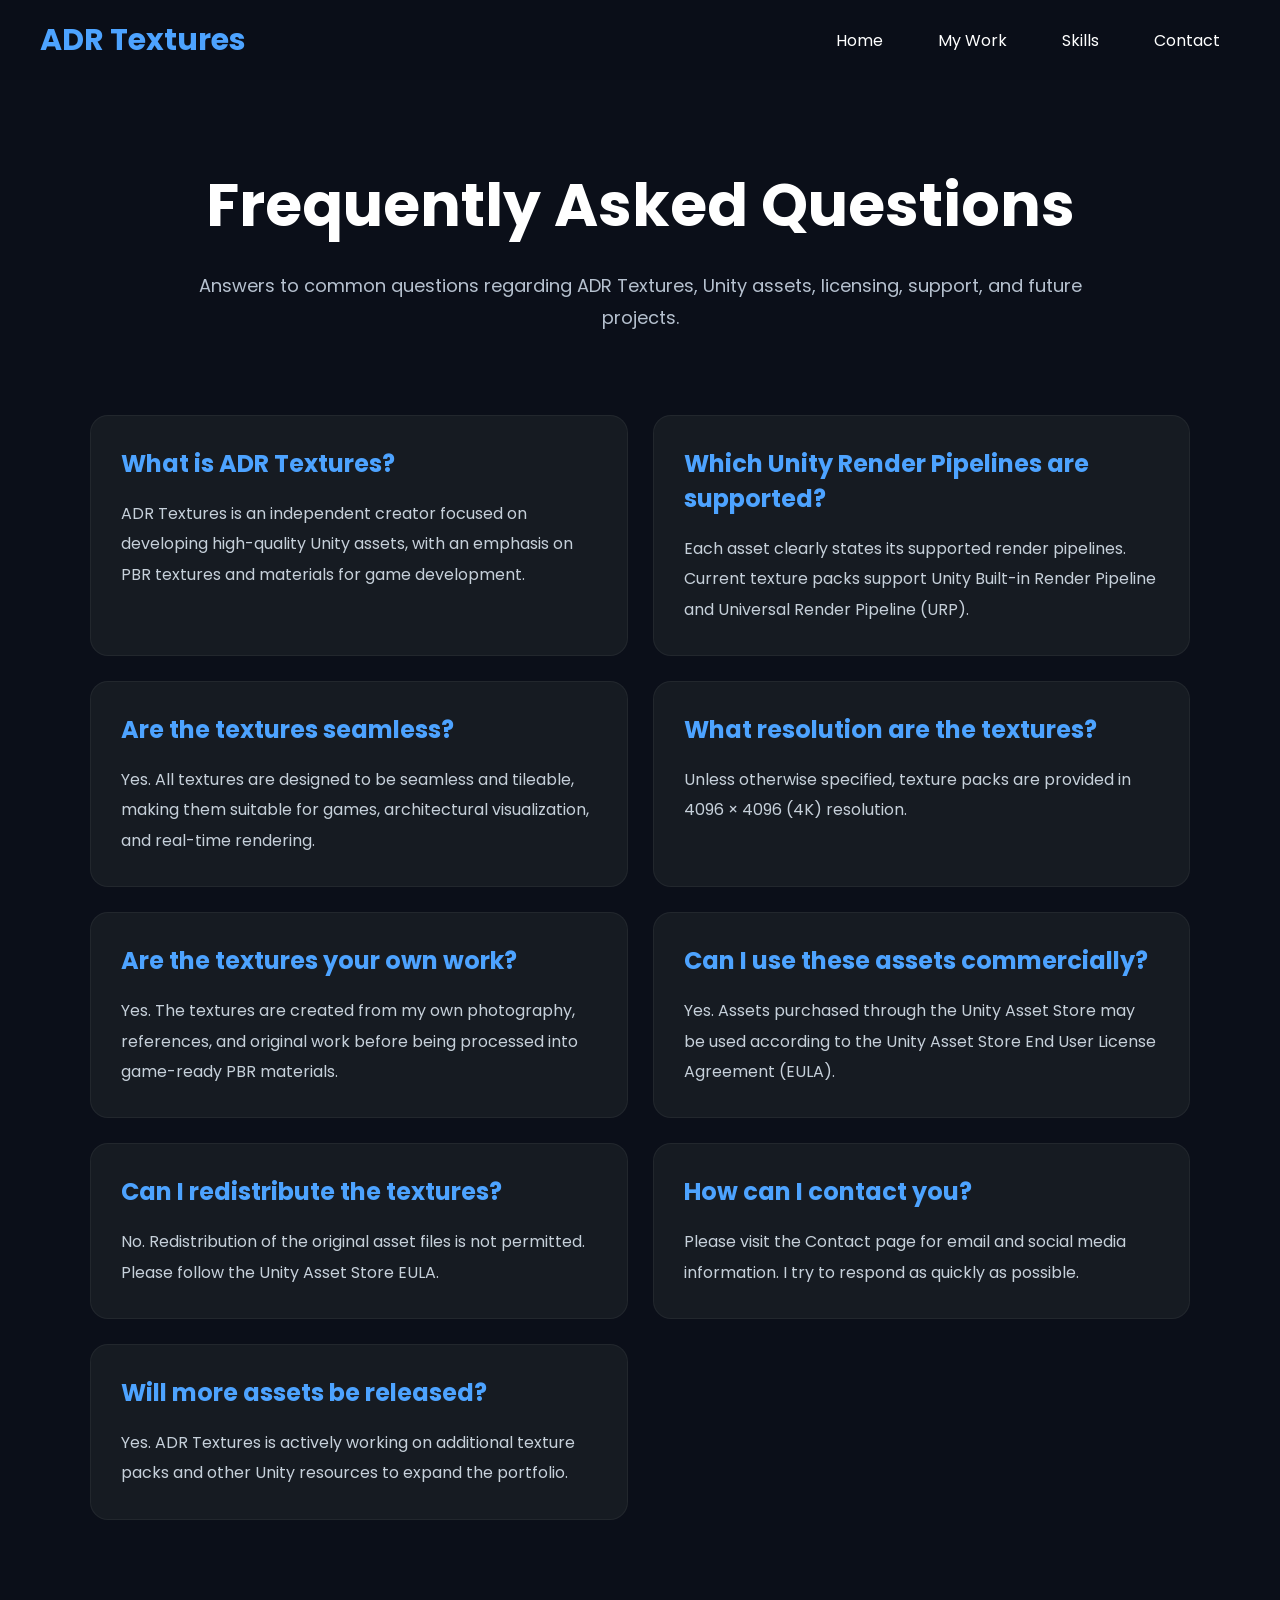
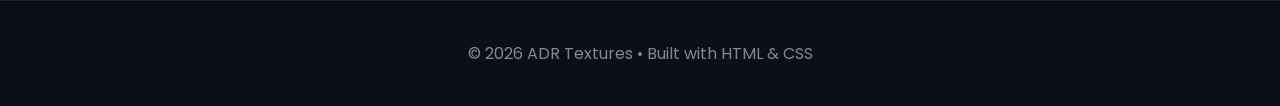
<file: Docs/FA$Q.html>
<!DOCTYPE html>
<html lang="en">

<head>

    <meta charset="UTF-8">
    <meta name="viewport" content="width=device-width, initial-scale=1.0">

    <title>FAQ | ADR Textures</title>

    <link href="https://fonts.googleapis.com/css2?family=Poppins:wght@300;400;600;700&display=swap" rel="stylesheet">

    <link rel="stylesheet" href="../Assets/css/FA$Q_style.css">

</head>

<body>

<header>

    <nav class="navbar">

        <div class="logo">
            <a href="../index.html">ADR Textures</a>
        </div>

        <ul class="nav-links">

            <li><a href="../index.html">Home</a></li>

            <li><a href="../work.html">My Work</a></li>

            <li><a href="../skill.html">Skills</a></li>

            <li><a href="../contact.html">Contact</a></li>

        </ul>

    </nav>

</header>

<section class="faq-hero">

    <h1>Frequently Asked Questions</h1>

    <p>
        Answers to common questions regarding ADR Textures,
        Unity assets, licensing, support, and future projects.
    </p>

</section>

<section class="faq-container">

    <div class="faq-card">

        <h2>What is ADR Textures?</h2>

        <p>
            ADR Textures is an independent creator focused on
            developing high-quality Unity assets, with an emphasis
            on PBR textures and materials for game development.
        </p>

    </div>

    <div class="faq-card">

        <h2>Which Unity Render Pipelines are supported?</h2>

        <p>
            Each asset clearly states its supported render pipelines.
            Current texture packs support Unity Built-in Render Pipeline
            and Universal Render Pipeline (URP).
        </p>

    </div>

    <div class="faq-card">

        <h2>Are the textures seamless?</h2>

        <p>
            Yes. All textures are designed to be seamless and tileable,
            making them suitable for games, architectural visualization,
            and real-time rendering.
        </p>

    </div>

    <div class="faq-card">

        <h2>What resolution are the textures?</h2>

        <p>
            Unless otherwise specified, texture packs are provided
            in 4096 × 4096 (4K) resolution.
        </p>

    </div>

    <div class="faq-card">

        <h2>Are the textures your own work?</h2>

        <p>
            Yes. The textures are created from my own photography,
            references, and original work before being processed
            into game-ready PBR materials.
        </p>

    </div>

    <div class="faq-card">

        <h2>Can I use these assets commercially?</h2>

        <p>
            Yes. Assets purchased through the Unity Asset Store
            may be used according to the Unity Asset Store End
            User License Agreement (EULA).
        </p>

    </div>

    <div class="faq-card">

        <h2>Can I redistribute the textures?</h2>

        <p>
            No. Redistribution of the original asset files is not
            permitted. Please follow the Unity Asset Store EULA.
        </p>

    </div>

    <div class="faq-card">

        <h2>How can I contact you?</h2>

        <p>
            Please visit the Contact page for email and social
            media information. I try to respond as quickly as possible.
        </p>

    </div>

    <div class="faq-card">

        <h2>Will more assets be released?</h2>

        <p>
            Yes. ADR Textures is actively working on additional
            texture packs and other Unity resources to expand
            the portfolio.
        </p>

    </div>

</section>

<footer>

    <p>
        © 2026 ADR Textures • Built with HTML & CSS
    </p>

</footer>

</body>

</html>
</file>
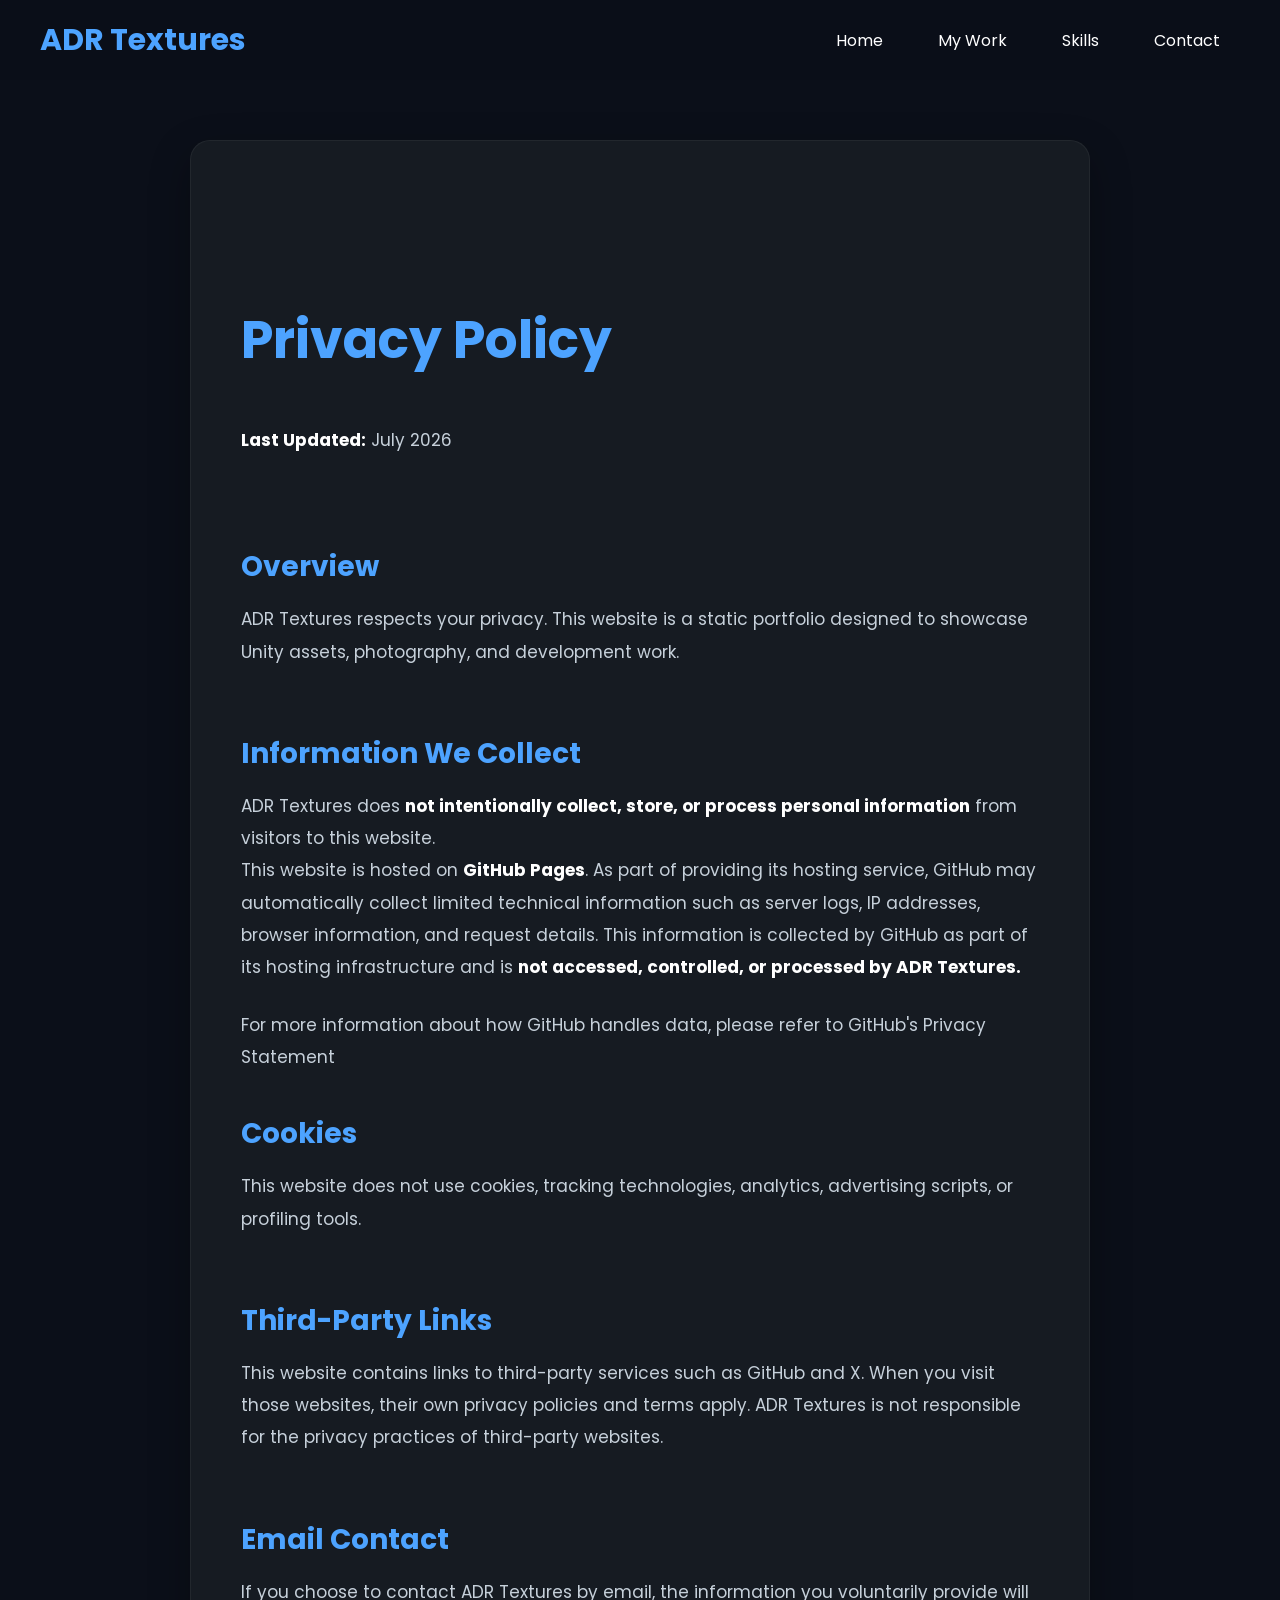
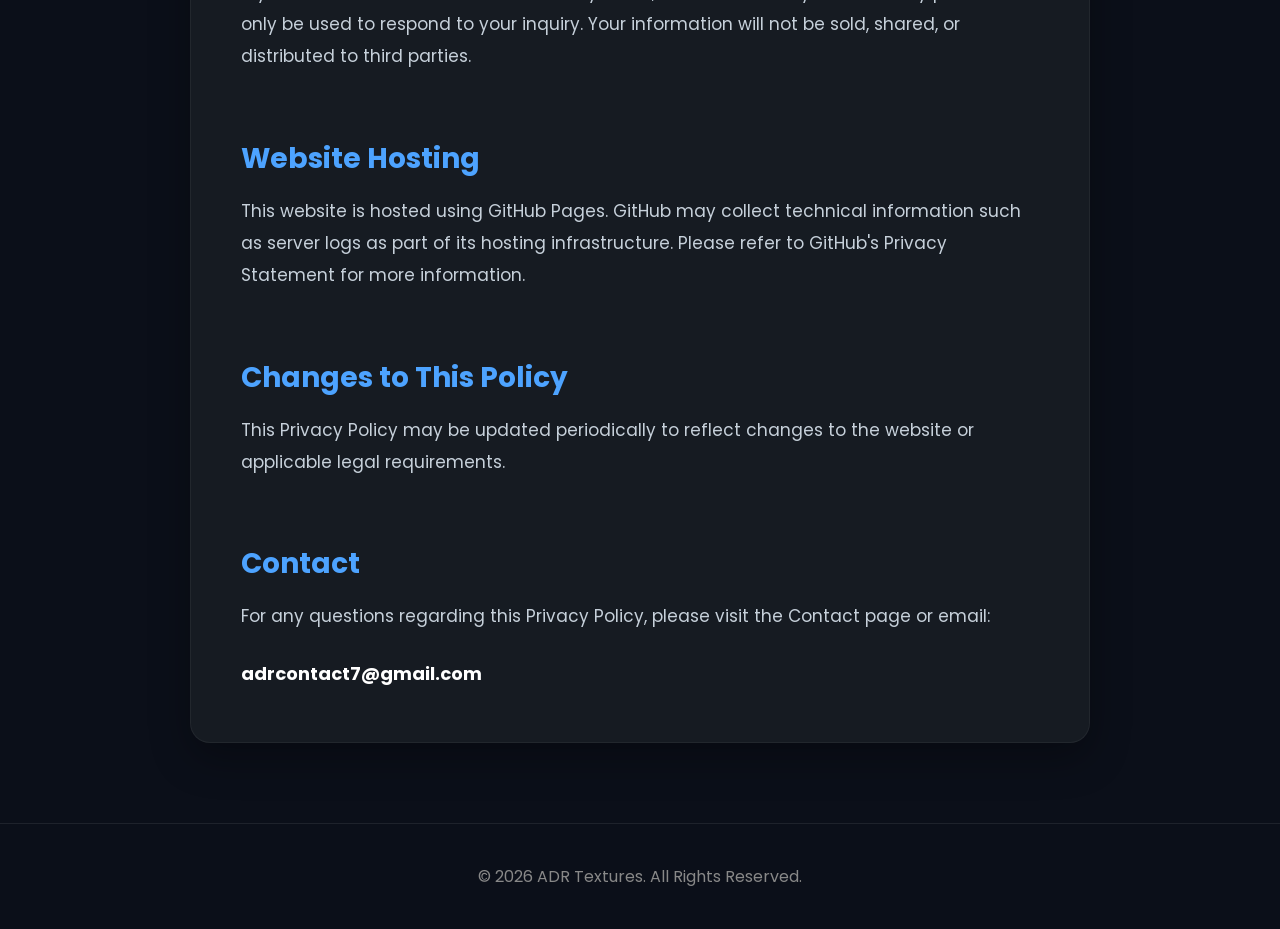
<file: Docs/policy.html>
<!DOCTYPE html>
<html lang="en">

<head>

    <meta charset="UTF-8">
    <meta name="viewport" content="width=device-width, initial-scale=1.0">

    <title>Privacy Policy | ADR Textures</title>

    <link href="https://fonts.googleapis.com/css2?family=Poppins:wght@300;400;600;700&display=swap" rel="stylesheet">

    <link rel="stylesheet" href="../Assets/css/policy_style.css">

</head>

<body>

<header>

    <nav class="navbar">

        <div class="logo">
            <a href="../index.html">ADR Textures</a>
        </div>

        <ul class="nav-links">
            <li><a href="../index.html">Home</a></li>
            <li><a href="../work.html">My Work</a></li>
            <li><a href="../skill.html">Skills</a></li>
            <li><a href="../contact.html">Contact</a></li>
        </ul>

    </nav>

</header>

<section class="project-section" style="padding-top:160px; max-width:900px;">

    <h1>Privacy Policy</h1>

    <br>

    <p><strong>Last Updated:</strong> July 2026</p>

    <br><br>

    <h2>Overview</h2>

    <p>
        ADR Textures respects your privacy. This website is a static portfolio
        designed to showcase Unity assets, photography, and development work.
    </p>

    <br>

   
<h2>Information We Collect</h2>

<p>
    ADR Textures does <strong>not intentionally collect, store, or process
    personal information</strong> from visitors to this website.
</p>



<p>
    This website is hosted on <strong>GitHub Pages</strong>. As part of
    providing its hosting service, GitHub may automatically collect limited
    technical information such as server logs, IP addresses, browser
    information, and request details. This information is collected by
    GitHub as part of its hosting infrastructure and is
    <strong>not accessed, controlled, or processed by ADR Textures.</strong>
</p>

<br>

<p>
    For more information about how GitHub handles data, please refer to
    GitHub's Privacy Statement
   
</p>



    

    <h2>Cookies</h2>

    <p>
        This website does not use cookies, tracking technologies, analytics,
        advertising scripts, or profiling tools.
    </p>

    <br>

    <h2>Third-Party Links</h2>

    <p>
        This website contains links to third-party services such as GitHub and X.
        When you visit those websites, their own privacy policies and terms apply.
        ADR Textures is not responsible for the privacy practices of third-party websites.
    </p>

    <br>

    <h2>Email Contact</h2>

    <p>
        If you choose to contact ADR Textures by email, the information you
        voluntarily provide will only be used to respond to your inquiry.
        Your information will not be sold, shared, or distributed to third parties.
    </p>

    <br>

    <h2>Website Hosting</h2>

    <p>
        This website is hosted using GitHub Pages. GitHub may collect technical
        information such as server logs as part of its hosting infrastructure.
        Please refer to GitHub's Privacy Statement for more information.
    </p>

    <br>

    <h2>Changes to This Policy</h2>

    <p>
        This Privacy Policy may be updated periodically to reflect changes to
        the website or applicable legal requirements.
    </p>

    <br>

    <h2>Contact</h2>

    <p>
        For any questions regarding this Privacy Policy, please visit the
        Contact page or email:
    </p>

    <br>

    <p>
        <strong>adrcontact7@gmail.com</strong>
    </p>

</section>

<footer>

    <p>
        © 2026 ADR Textures. All Rights Reserved.
    </p>

</footer>

</body>

</html>
</file>
<file: Assets/css/Home_style.css>
/* ===========================
   Global Styles
=========================== */

*{
    margin:0;
    padding:0;
    box-sizing:border-box;
}

body{
    font-family:'Poppins',sans-serif;
    background:#0B0F19;
    color:white;
    line-height:1.6;
}

/* ===========================
   Navigation
=========================== */

.navbar{

    width:100%;
    padding:25px 8%;

    display:flex;
    justify-content:space-between;
    align-items:center;

    position:fixed;
    top:0;

    background:rgba(11,15,25,.7);
    backdrop-filter:blur(12px);

    z-index:1000;
}

.logo{

    font-size:28px;
    font-weight:700;
    color:#4DA3FF;

}

.nav-links{

    list-style:none;
    display:flex;
    gap:35px;

}

.nav-links a{

    color:white;
    text-decoration:none;
    transition:.3s;

}

.nav-links a:hover{

    color:#4DA3FF;

}

/* ===========================
   Hero Section
=========================== */

.hero{

    height:100vh;

    display:flex;
    justify-content:center;
    align-items:center;

    text-align:center;

    padding:0 20px;

    background:
        radial-gradient(circle at top,#1F3B73,#0B0F19 70%);
}

.hero-content{

    max-width:850px;

}

.hero h1{

    font-size:64px;
    margin-bottom:20px;

}

.hero p{

    font-size:20px;
    color:#BBBBBB;

    margin-bottom:45px;

}

/* ===========================
   Buttons
=========================== */

.buttons{

    display:flex;
    justify-content:center;
    gap:20px;

}

.btn{

    text-decoration:none;

    padding:15px 35px;

    border-radius:40px;

    font-weight:600;

    transition:.3s;

}

.primary{

    background:#4DA3FF;
    color:white;

}

.primary:hover{

    transform:translateY(-4px);
    box-shadow:0 0 25px #4DA3FF;

}

.secondary{

    border:2px solid #4DA3FF;
    color:#4DA3FF;

}

.secondary:hover{

    background:#4DA3FF;
    color:white;

}

/* ===========================
   About Section
=========================== */

.about{

    padding:120px 10%;

    text-align:center;

}

.about h2{

    font-size:42px;

    margin-bottom:20px;

}

.about p{

    color:#AAAAAA;

    max-width:800px;
    margin:auto;

}

.features{

    display:flex;

    justify-content:center;

    gap:30px;

    margin-top:70px;

    flex-wrap:wrap;

}

.card{

    width:280px;

    background:#161B22;

    padding:40px;

    border-radius:20px;

    transition:.3s;

}

.card:hover{

    transform:translateY(-10px);

    box-shadow:0 0 25px rgba(77,163,255,.3);

}

/* ===========================
   Featured Project
=========================== */

.featured{

    padding:120px 10%;

}

.featured h2{

    text-align:center;
    margin-bottom:50px;

}

.project-card{

    display:flex;

    background:#161B22;

    border-radius:20px;

    overflow:hidden;

}

.project-card img{

    width:50%;
    object-fit:cover;

}

.project-info{

    padding:50px;

}

.project-info h3{

    font-size:32px;

    margin-bottom:20px;

}

.project-info p{

    color:#AAAAAA;

    margin-bottom:30px;

}

/* ===========================
   Footer
=========================== */

footer{

    text-align:center;

    padding:30px;

    color:#777;

}
</file>
<file: Projects/Rain_Effect/file.css>
/* =====================================
   GLOBAL
===================================== */

*{
    margin:0;
    padding:0;
    box-sizing:border-box;
}

html{
    scroll-behavior:smooth;
}

body{

    font-family:'Poppins',sans-serif;

    background:#0B0F19;

    color:#ffffff;

}

/* Remove default blue links */

a{

    text-decoration:none;

    color:inherit;

}

/* =====================================
   NAVBAR
===================================== */

.navbar{

    position:fixed;

    top:0;
    left:0;

    width:100%;

    height:80px;

    display:flex;

    justify-content:space-between;

    align-items:center;

    padding:0 50px;

    background:rgba(11,15,25,.85);

    backdrop-filter:blur(15px);

    z-index:1000;

}

.logo a{

    font-size:30px;

    font-weight:700;

    color:#4DA3FF;

    transition:.3s;

}

.logo a:hover{

    color:#7fd3ff;

}

/* Navigation */

.nav-links{

    display:flex;

    list-style:none;

    gap:15px;

}

.nav-links a{

    padding:10px 18px;

    border-radius:30px;

    transition:.3s;

}

.nav-links a:hover{

    background:linear-gradient(135deg,#00C6FF,#0072FF);

    color:white;

}

/* =====================================
   HERO
===================================== */

.project-hero{

    padding-top:170px;

    text-align:center;

    width:90%;

    max-width:900px;

    margin:auto;

}

.project-hero h1{

    font-size:62px;

    margin-bottom:20px;

}

.project-hero p{

    color:#A9B3C1;

    font-size:20px;

    line-height:1.8;

    margin-bottom:40px;

}

/* =====================================
   BUTTON
===================================== */

.btn{

    display:inline-block;

    padding:16px 34px;

    border-radius:50px;

    background:linear-gradient(135deg,#00C6FF,#0072FF);

    color:white;

    font-weight:600;

    transition:.3s;

    box-shadow:0 10px 30px rgba(0,170,255,.3);

}

.btn:hover{

    transform:translateY(-4px);

    box-shadow:0 15px 35px rgba(0,170,255,.5);

}

/* =====================================
   HERO IMAGE
===================================== */

.hero-image{

    width:90%;

    max-width:1200px;

    margin:80px auto;

}

.hero-image img{

    width:100%;

    border-radius:20px;

    box-shadow:0 20px 40px rgba(0,0,0,.4);

}

/* =====================================
   SECTION
===================================== */

.project-section{

    width:90%;

    max-width:1200px;

    margin:80px auto;

}

.project-section h2{

    font-size:38px;

    margin-bottom:25px;

}

.project-section p{

    color:#B8C0CC;

    line-height:1.9;

}

/* =====================================
   FEATURES
===================================== */

.feature-grid{

    display:grid;

    grid-template-columns:repeat(auto-fit,minmax(260px,1fr));

    gap:20px;

}

.feature-card{

    background:#161B22;

    padding:25px;

    border-radius:18px;

    text-align:center;

    transition:.3s;

}

.feature-card:hover{

    transform:translateY(-8px);

    box-shadow:0 15px 30px rgba(0,170,255,.2);

}

/* =====================================
   TABLE
===================================== */

.spec-table{

    width:100%;

    border-collapse:collapse;

}

.spec-table td{

    padding:18px;

    border-bottom:1px solid rgba(255,255,255,.08);

}

.spec-table td:first-child{

    font-weight:600;

    color:#4DA3FF;

}

/* =====================================
   GALLERY
===================================== */

.gallery{

    display:grid;

    grid-template-columns:repeat(auto-fit,minmax(320px,1fr));

    gap:25px;

}

.gallery img{

    width:100%;

    border-radius:18px;

    cursor:pointer;

    transition:.35s;

}

.gallery img:hover{

    transform:scale(1.03);

    box-shadow:0 20px 40px rgba(0,170,255,.25);

}

/* =====================================
   FOOTER
===================================== */

footer{

    text-align:center;

    padding:40px;

    color:#888;

    border-top:1px solid rgba(255,255,255,.05);

}

/* =====================================
   MOBILE
===================================== */

@media(max-width:768px){

    .navbar{

        padding:0 20px;

    }

    .logo a{

        font-size:24px;

    }

    .project-hero h1{

        font-size:42px;

    }

    .project-section h2{

        font-size:30px;

    }

    .gallery{

        grid-template-columns:1fr;

    }

}
</file>
<file: Projects/urban_Textures/file.css>
/* =====================================
   GLOBAL
===================================== */

*{
    margin:0;
    padding:0;
    box-sizing:border-box;
}

html{
    scroll-behavior:smooth;
}

body{

    font-family:'Poppins',sans-serif;

    background:#0B0F19;

    color:#ffffff;

}

/* Remove default blue links */

a{

    text-decoration:none;

    color:inherit;

}

/* =====================================
   NAVBAR
===================================== */

.navbar{

    position:fixed;

    top:0;
    left:0;

    width:100%;

    height:80px;

    display:flex;

    justify-content:space-between;

    align-items:center;

    padding:0 50px;

    background:rgba(11,15,25,.85);

    backdrop-filter:blur(15px);

    z-index:1000;

}

.logo a{

    font-size:30px;

    font-weight:700;

    color:#4DA3FF;

    transition:.3s;

}

.logo a:hover{

    color:#7fd3ff;

}

/* Navigation */

.nav-links{

    display:flex;

    list-style:none;

    gap:15px;

}

.nav-links a{

    padding:10px 18px;

    border-radius:30px;

    transition:.3s;

}

.nav-links a:hover{

    background:linear-gradient(135deg,#00C6FF,#0072FF);

    color:white;

}

/* =====================================
   HERO
===================================== */

.project-hero{

    padding-top:170px;

    text-align:center;

    width:90%;

    max-width:900px;

    margin:auto;

}

.project-hero h1{

    font-size:62px;

    margin-bottom:20px;

}

.project-hero p{

    color:#A9B3C1;

    font-size:20px;

    line-height:1.8;

    margin-bottom:40px;

}

/* =====================================
   BUTTON
===================================== */

.btn{

    display:inline-block;

    padding:16px 34px;

    border-radius:50px;

    background:linear-gradient(135deg,#00C6FF,#0072FF);

    color:white;

    font-weight:600;

    transition:.3s;

    box-shadow:0 10px 30px rgba(0,170,255,.3);

}

.btn:hover{

    transform:translateY(-4px);

    box-shadow:0 15px 35px rgba(0,170,255,.5);

}

/* =====================================
   HERO IMAGE
===================================== */

.hero-image{

    width:90%;

    max-width:1200px;

    margin:80px auto;

}

.hero-image img{

    width:100%;

    border-radius:20px;

    box-shadow:0 20px 40px rgba(0,0,0,.4);

}

/* =====================================
   SECTION
===================================== */

.project-section{

    width:90%;

    max-width:1200px;

    margin:80px auto;

}

.project-section h2{

    font-size:38px;

    margin-bottom:25px;

}

.project-section p{

    color:#B8C0CC;

    line-height:1.9;

}

/* =====================================
   FEATURES
===================================== */

.feature-grid{

    display:grid;

    grid-template-columns:repeat(auto-fit,minmax(260px,1fr));

    gap:20px;

}

.feature-card{

    background:#161B22;

    padding:25px;

    border-radius:18px;

    text-align:center;

    transition:.3s;

}

.feature-card:hover{

    transform:translateY(-8px);

    box-shadow:0 15px 30px rgba(0,170,255,.2);

}

/* =====================================
   TABLE
===================================== */

.spec-table{

    width:100%;

    border-collapse:collapse;

}

.spec-table td{

    padding:18px;

    border-bottom:1px solid rgba(255,255,255,.08);

}

.spec-table td:first-child{

    font-weight:600;

    color:#4DA3FF;

}

/* =====================================
   GALLERY
===================================== */

.gallery{

    display:grid;

    grid-template-columns:repeat(auto-fit,minmax(320px,1fr));

    gap:25px;

}

.gallery img{

    width:100%;

    border-radius:18px;

    cursor:pointer;

    transition:.35s;

}

.gallery img:hover{

    transform:scale(1.03);

    box-shadow:0 20px 40px rgba(0,170,255,.25);

}

/* =====================================
   FOOTER
===================================== */

footer{

    text-align:center;

    padding:40px;

    color:#888;

    border-top:1px solid rgba(255,255,255,.05);

}

/* =====================================
   MOBILE
===================================== */

@media(max-width:768px){

    .navbar{

        padding:0 20px;

    }

    .logo a{

        font-size:24px;

    }

    .project-hero h1{

        font-size:42px;

    }

    .project-section h2{

        font-size:30px;

    }

    .gallery{

        grid-template-columns:1fr;

    }

}
</file>
<file: Assets/css/contact_style.css>
/* ==========================================
   CONTACT PAGE
========================================== */

body{
    margin:0;
    font-family:'Poppins',sans-serif;
    background:#0B0F19;
    color:#ffffff;
}

/* ==========================
   NAVBAR
========================== */

.navbar{

    position:fixed;
    top:0;
    left:0;

    width:100%;
    height:80px;

    display:flex;
    justify-content:space-between;
    align-items:center;

    padding:0 40px;

    background:rgba(10,15,25,.8);
    backdrop-filter:blur(15px);

    box-sizing:border-box;

    z-index:1000;
}

.logo a{

    text-decoration:none;
    color:#4DA3FF;

    font-size:30px;
    font-weight:700;

    transition:.3s;

}

.logo a:hover{

    color:#00C8FF;

}

.nav-links{

    list-style:none;

    display:flex;
    gap:15px;

    margin:0;
    padding:0;

}

.nav-links a{

    text-decoration:none;

    color:white;

    padding:10px 20px;

    border-radius:30px;

    font-weight:600;

    transition:.3s;

}

.nav-links a:hover{

    background:linear-gradient(135deg,#00C6FF,#0072FF);

    box-shadow:0 0 20px rgba(0,170,255,.35);

}

/* ==========================
   CONTACT SECTION
========================== */

.contact{

    width:90%;
    max-width:1100px;

    margin:auto;

    padding-top:150px;
    padding-bottom:100px;

    text-align:center;

}

.contact h1{

    font-size:56px;

    margin-bottom:20px;

}

.contact p{

    color:#A9B3C1;

    font-size:18px;

    max-width:700px;

    margin:auto auto 60px;

}

/* ==========================
   GRID
========================== */

.contact-grid{

    display:grid;

    grid-template-columns:repeat(auto-fit,minmax(300px,1fr));

    gap:30px;

}

/* ==========================
   CARD
========================== */

.contact-card{

    background:#161B22;

    padding:40px 30px;

    border-radius:20px;

    border:1px solid rgba(255,255,255,.05);

    transition:.35s;

}

.contact-card:hover{

    transform:translateY(-10px);

    box-shadow:0 15px 40px rgba(0,170,255,.25);

}

.contact-card h2{

    color:#4DA3FF;

    margin-bottom:25px;

}

/* ==========================
   BUTTON
========================== */

.contact-card a{

    display:inline-block;

    text-decoration:none;

    color:white;

    background:linear-gradient(135deg,#00C6FF,#0072FF);

    padding:14px 28px;

    border-radius:50px;

    font-weight:600;

    transition:.3s;

    box-shadow:0 8px 25px rgba(0,170,255,.35);

}

.contact-card a:hover{

    transform:translateY(-4px);

    box-shadow:0 15px 35px rgba(0,170,255,.55);

}

/* ==========================
   FOOTER
========================== */

footer{

    text-align:center;

    padding:35px;

    color:#777;

    border-top:1px solid rgba(255,255,255,.05);

}

/* ==========================
   MOBILE
========================== */

@media(max-width:768px){

    .navbar{

        padding:0 20px;

    }

    .logo a{

        font-size:24px;

    }

    .nav-links{

        gap:8px;

    }

    .nav-links a{

        padding:8px 14px;

        font-size:14px;

    }

    .contact h1{

        font-size:42px;

    }

}
</file>
<file: Assets/css/skill_style.css>
/* ==========================================
   GLOBAL
========================================== */

*{
    margin:0;
    padding:0;
    box-sizing:border-box;
}

html{
    scroll-behavior:smooth;
}

body{

    font-family:'Poppins',sans-serif;

    background:#0B0F19;

    color:#ffffff;

}

a{

    text-decoration:none;

    color:inherit;

}

/* ==========================================
   NAVBAR
========================================== */

.navbar{

    position:fixed;

    top:0;
    left:0;

    width:100%;

    height:80px;

    display:flex;

    justify-content:space-between;

    align-items:center;

    padding:0 40px;

    background:rgba(11,15,25,.85);

    backdrop-filter:blur(15px);

    z-index:1000;

}

.logo a{

    font-size:30px;

    font-weight:700;

    color:#4DA3FF;

}

.logo a:hover{

    color:#00C6FF;

}

.nav-links{

    list-style:none;

    display:flex;

    gap:15px;

}

.nav-links a{

    padding:10px 20px;

    border-radius:30px;

    transition:.3s;

}

.nav-links a:hover{

    background:linear-gradient(135deg,#00C6FF,#0072FF);

    color:white;

}

/* ==========================================
   HERO
========================================== */

.skills-hero{

    width:90%;

    max-width:900px;

    margin:auto;

    padding-top:160px;

    text-align:center;

}

.skills-hero h1{

    font-size:60px;

    margin-bottom:25px;

}

.skills-hero p{

    color:#B6C1CF;

    font-size:18px;

    line-height:1.8;

}

/* ==========================================
   SECTION
========================================== */

.project-section{

    width:90%;

    max-width:1200px;

    margin:80px auto;

}

.project-section h2{

    font-size:38px;

    margin-bottom:30px;

}

.project-section h3{

    margin:40px 0 20px;

    color:#4DA3FF;

}

.project-section p{

    color:#B6C1CF;

    line-height:1.9;

    font-size:17px;

}

/* ==========================================
   SKILL GRID
========================================== */

.feature-grid{

    display:grid;

    grid-template-columns:repeat(auto-fit,minmax(250px,1fr));

    gap:20px;

}

.feature-card{

    background:#161B22;

    padding:25px;

    border-radius:18px;

    text-align:center;

    transition:.3s;

    border:1px solid rgba(255,255,255,.05);

}

.feature-card:hover{

    transform:translateY(-8px);

    box-shadow:0 15px 35px rgba(0,170,255,.25);

}

/* ==========================================
   PHOTOGRAPHY ACCOUNT BUTTON
========================================== */

.project-section p a{

    display:inline-block;

    margin-top:20px;

    padding:12px 25px;

    background:linear-gradient(135deg,#00C6FF,#0072FF);

    color:#fff;

    border-radius:30px;

    font-weight:600;

    transition:.3s;

}

.project-section p a:hover{

    transform:translateY(-3px);

    box-shadow:0 12px 30px rgba(0,170,255,.4);

}

/* ==========================================
   GALLERY
========================================== */

.gallery{

    display:grid;

    grid-template-columns:repeat(auto-fit,minmax(240px,1fr));

    gap:25px;

}

.gallery img{

    width:100%;

    aspect-ratio:1/1;

    object-fit:cover;

    border-radius:18px;

    background:#161B22;

    transition:.35s;

    cursor:pointer;

    border:2px solid transparent;

}

.gallery img:hover{

    transform:scale(1.04);

    border-color:#00C6FF;

    box-shadow:0 15px 35px rgba(0,170,255,.35);

}

/* ==========================================
   FOOTER
========================================== */

footer{

    margin-top:100px;

    padding:40px;

    text-align:center;

    color:#888;

    border-top:1px solid rgba(255,255,255,.08);

}

/* ==========================================
   MOBILE
========================================== */

@media(max-width:768px){

    .navbar{

        padding:0 20px;

    }

    .logo a{

        font-size:24px;

    }

    .nav-links{

        gap:8px;

    }

    .nav-links a{

        padding:8px 12px;

        font-size:14px;

    }

    .skills-hero h1{

        font-size:42px;

    }

    .project-section h2{

        font-size:30px;

    }

}
</file>
<file: Assets/css/upcoming_style.css>
/* ==========================================
   WORK PAGE
========================================== */

body{
    margin:0;
    font-family:'Poppins',sans-serif;
    background:#0B0F19;
    color:#fff;
}

*{
    margin:0;
    padding:0;
    box-sizing:border-box;
}

/* ==========================================
   NAVBAR
========================================== */

.navbar{
    position: fixed;
    top: 0;
    left: 0;

    width: 100%;
    height: 80px;

    display: flex;
    justify-content: space-between;
    align-items: center;

    padding: 0 40px;

    background: rgba(10,15,25,.8);
    backdrop-filter: blur(18px);

    z-index: 1000;
}


.logo a{

    text-decoration:none;

    color:#4DA3FF;

    font-size:30px;

    font-weight:700;

    transition:.3s;

}

.logo a:hover{

    color:#7fd0ff;

    text-shadow:0 0 20px #4DA3FF;

}

.nav-links
{
    display: flex;
    align-items: center;
    gap: 12px;

    list-style: none;
    margin: 0;
    padding: 0;
}
.nav-links a{

    text-decoration: none;

    color: white;

    padding: 10px 18px;

    border-radius: 30px;

    font-size: 16px;

    transition: .3s;
}
.nav-links a:hover{

    background:linear-gradient(135deg,#00C6FF,#007BFF);

    box-shadow:0 0 20px rgba(0,170,255,.45);

    transform:translateY(-2px);

}

/* ==========================================
   HEADER
========================================== */

.work-header{

    padding-top:160px;

    text-align:center;

    margin-bottom:70px;

}

.work-header h1{

    font-size:60px;

    margin-bottom:15px;

}

.work-header p{

    font-size:18px;

    color:#9AA4B2;

}

/* ==========================================
   GRID
========================================== */

.work-grid{

    width:70%;

    max-width:600px;

    margin:auto;

    display:grid;

    grid-template-columns:repeat(auto-fit,minmax(450px,1fr));

    gap:45px;

    padding-bottom:120px;

}

/* ==========================================
   CARD
========================================== */

.work-card{

    background:#161B22;

    border-radius:24px;

    overflow:hidden;

    border:1px solid rgba(255,255,255,.05);

    transition:.35s;

}

.work-card:hover{

    transform:translateY(-12px);

    box-shadow:
        0 20px 40px rgba(0,170,255,.25);

}

/* ==========================================
   IMAGE
========================================== */

.work-card img{

    width:100%;

    height:210px;

    object-fit:cover;

    transition:.4s;

}

.work-card:hover img{

    transform:scale(1.00);

}

/* ==========================================
   CONTENT
========================================== */

.work-info{

    padding:35px;

}

.work-info h2{

    font-size:30px;

    margin:0 0 15px;

}

.work-info p{

    color:#A9B3C1;

    line-height:1.8;

    margin-bottom:30px;

}

/* ==========================================
   BUTTON
========================================== */

.btn{

    display:inline-block;

    text-decoration:none;

    color:white;

    background:linear-gradient(135deg,#00C6FF,#0072FF);

    padding:14px 28px;

    border-radius:50px;

    font-weight:600;

    transition:.3s;

    box-shadow:0 8px 25px rgba(0,170,255,.35);

}

.btn:hover{

    transform:translateY(-4px);

    box-shadow:0 15px 35px rgba(0,170,255,.55);

}

/* ==========================================
   FOOTER
========================================== */

footer{

    text-align:center;

    padding:40px;

    color:#666;

    border-top:1px solid rgba(255,255,255,.05);

}

/* ==========================================
   MOBILE
========================================== */

@media(max-width:768px){

    .navbar{

        flex-direction:column;

        gap:20px;

    }

    .work-header h1{

        font-size:42px;

    }

    .work-grid{

        grid-template-columns:1fr;

    }

    .work-card img{

        height:240px;

    }


    

}
</file>
<file: Assets/css/Work_style.css>
/* ==========================================
   WORK PAGE
========================================== */

body{
    margin:0;
    font-family:'Poppins',sans-serif;
    background:#0B0F19;
    color:#fff;
}

*{
    margin:0;
    padding:0;
    box-sizing:border-box;
}

/* ==========================================
   NAVBAR
========================================== */

.navbar{
    position: fixed;
    top: 0;
    left: 0;

    width: 100%;
    height: 80px;

    display: flex;
    justify-content: space-between;
    align-items: center;

    padding: 0 40px;

    background: rgba(10,15,25,.8);
    backdrop-filter: blur(18px);

    z-index: 1000;
}


.logo a{

    text-decoration:none;

    color:#4DA3FF;

    font-size:30px;

    font-weight:700;

    transition:.3s;

}

.logo a:hover{

    color:#7fd0ff;

    text-shadow:0 0 20px #4DA3FF;

}

.nav-links
{
    display: flex;
    align-items: center;
    gap: 12px;

    list-style: none;
    margin: 0;
    padding: 0;
}
.nav-links a{

    text-decoration: none;

    color: white;

    padding: 10px 18px;

    border-radius: 30px;

    font-size: 16px;

    transition: .3s;
}
.nav-links a:hover{

    background:linear-gradient(135deg,#00C6FF,#007BFF);

    box-shadow:0 0 20px rgba(0,170,255,.45);

    transform:translateY(-2px);

}

/* ==========================================
   HEADER
========================================== */

.work-header{

    padding-top:160px;

    text-align:center;

    margin-bottom:70px;

}

.work-header h1{

    font-size:60px;

    margin-bottom:15px;

}

.work-header p{

    font-size:18px;

    color:#9AA4B2;

}

/* ==========================================
   GRID
========================================== */

.work-grid{

    width:90%;

    max-width:1400px;

    margin:auto;

    display:grid;

    grid-template-columns:repeat(auto-fit,minmax(450px,1fr));

    gap:45px;

    padding-bottom:120px;

}

/* ==========================================
   CARD
========================================== */

.work-card{

    background:#161B22;

    border-radius:24px;

    overflow:hidden;

    border:1px solid rgba(255,255,255,.05);

    transition:.35s;

}

.work-card:hover{

    transform:translateY(-12px);

    box-shadow:
        0 20px 40px rgba(0,170,255,.25);

}

/* ==========================================
   IMAGE
========================================== */

.work-card img{

    width:100%;

    height:320px;

    object-fit:cover;

    transition:.4s;

}

.work-card:hover img{

    transform:scale(1.05);

}

/* ==========================================
   CONTENT
========================================== */

.work-info{

    padding:35px;

}

.work-info h2{

    font-size:30px;

    margin:0 0 15px;

}

.work-info p{

    color:#A9B3C1;

    line-height:1.8;

    margin-bottom:30px;

}

/* ==========================================
   BUTTON
========================================== */

.btn{

    display:inline-block;

    text-decoration:none;

    color:white;

    background:linear-gradient(135deg,#00C6FF,#0072FF);

    padding:14px 28px;

    border-radius:50px;

    font-weight:600;

    transition:.3s;

    box-shadow:0 8px 25px rgba(0,170,255,.35);

}

.btn:hover{

    transform:translateY(-4px);

    box-shadow:0 15px 35px rgba(0,170,255,.55);

}

/* ==========================================
   FOOTER
========================================== */

footer{

    text-align:center;

    padding:40px;

    color:#666;

    border-top:1px solid rgba(255,255,255,.05);

}

/* ==========================================
   MOBILE
========================================== */

@media(max-width:768px){

    .navbar{

        flex-direction:column;

        gap:20px;

    }

    .work-header h1{

        font-size:42px;

    }

    .work-grid{

        grid-template-columns:1fr;

    }

    .work-card img{

        height:240px;

    }

}
</file>
<file: Assets/css/FA$Q_style.css>
/* ==========================================
   GLOBAL
========================================== */

*{
    margin:0;
    padding:0;
    box-sizing:border-box;
}

html{
    scroll-behavior:smooth;
}

body{

    font-family:'Poppins',sans-serif;

    background:#0B0F19;

    color:#ffffff;

}

a{

    text-decoration:none;

    color:inherit;

}

/* ==========================================
   NAVBAR
========================================== */

.navbar{

    position:fixed;

    top:0;
    left:0;

    width:100%;

    height:80px;

    display:flex;

    justify-content:space-between;

    align-items:center;

    padding:0 40px;

    background:rgba(11,15,25,.90);

    backdrop-filter:blur(15px);

    z-index:1000;

}

.logo a{

    font-size:30px;

    font-weight:700;

    color:#4DA3FF;

    transition:.3s;

}

.logo a:hover{

    color:#00C6FF;

}

.nav-links{

    display:flex;

    list-style:none;

    gap:15px;

}

.nav-links a{

    padding:10px 20px;

    border-radius:30px;

    transition:.3s;

}

.nav-links a:hover{

    background:linear-gradient(135deg,#00C6FF,#0072FF);

    color:#fff;

}

/* ==========================================
   HERO
========================================== */

.faq-hero{

    width:90%;

    max-width:900px;

    margin:auto;

    padding-top:160px;

    text-align:center;

}

.faq-hero h1{

    font-size:60px;

    margin-bottom:20px;

}

.faq-hero p{

    font-size:18px;

    color:#B6C1CF;

    line-height:1.8;

}

/* ==========================================
   FAQ CONTAINER
========================================== */

.faq-container{

    width:90%;

    max-width:1100px;

    margin:80px auto;

    display:grid;

    grid-template-columns:repeat(auto-fit,minmax(420px,1fr));

    gap:25px;

}

/* ==========================================
   FAQ CARD
========================================== */

.faq-card{

    background:#161B22;

    padding:30px;

    border-radius:18px;

    border:1px solid rgba(255,255,255,.05);

    transition:.35s;

}

.faq-card:hover{

    transform:translateY(-8px);

    border-color:#00C6FF;

    box-shadow:0 18px 40px rgba(0,170,255,.25);

}

.faq-card h2{

    color:#4DA3FF;

    margin-bottom:18px;

    font-size:24px;

}

.faq-card p{

    color:#C6D0DA;

    line-height:1.9;

    font-size:16px;

}

/* ==========================================
   FOOTER
========================================== */

footer{

    margin-top:80px;

    padding:40px;

    text-align:center;

    color:#888;

    border-top:1px solid rgba(255,255,255,.08);

}

/* ==========================================
   MOBILE
========================================== */

@media(max-width:900px){

    .faq-container{

        grid-template-columns:1fr;

    }

}

@media(max-width:768px){

    .navbar{

        padding:0 20px;

    }

    .logo a{

        font-size:24px;

    }

    .nav-links{

        gap:8px;

    }

    .nav-links a{

        padding:8px 12px;

        font-size:14px;

    }

    .faq-hero h1{

        font-size:42px;

    }

    .faq-card{

        padding:22px;

    }

    .faq-card h2{

        font-size:20px;

    }

}
</file>
<file: Assets/css/policy_style.css>
/* ==========================================
   GLOBAL
========================================== */

*{
    margin:0;
    padding:0;
    box-sizing:border-box;
}

html{
    scroll-behavior:smooth;
}

body{

    font-family:'Poppins',sans-serif;

    background:#0B0F19;

    color:#FFFFFF;

}

a{

    text-decoration:none;

    color:inherit;

}

/* ==========================================
   NAVBAR
========================================== */

.navbar{

    position:fixed;

    top:0;
    left:0;

    width:100%;

    height:80px;

    display:flex;

    justify-content:space-between;

    align-items:center;

    padding:0 40px;

    background:rgba(11,15,25,.85);

    backdrop-filter:blur(15px);

    z-index:1000;

}

.logo a{

    font-size:30px;

    font-weight:700;

    color:#4DA3FF;

    transition:.3s;

}

.logo a:hover{

    color:#00C6FF;

}

.nav-links{

    display:flex;

    list-style:none;

    gap:15px;

}

.nav-links a{

    padding:10px 20px;

    border-radius:30px;

    transition:.3s;

}

.nav-links a:hover{

    background:linear-gradient(135deg,#00C6FF,#0072FF);

    color:#fff;

}

/* ==========================================
   PRIVACY CONTAINER
========================================== */

.project-section{

    width:90%;

    max-width:900px;

    margin:140px auto 80px;

    background:#161B22;

    padding:50px;

    border-radius:20px;

    border:1px solid rgba(255,255,255,.05);

    box-shadow:0 15px 40px rgba(0,0,0,.3);

}

/* ==========================================
   HEADINGS
========================================== */

.project-section h1{

    font-size:52px;

    color:#4DA3FF;

    margin-bottom:20px;

}

.project-section h2{

    font-size:28px;

    margin-top:40px;

    margin-bottom:15px;

    color:#4DA3FF;

}

/* ==========================================
   TEXT
========================================== */

.project-section p{

    color:#C6D0DA;

    font-size:17px;

    line-height:1.9;

}

.project-section strong{

    color:#FFFFFF;

}

/* ==========================================
   EMAIL
========================================== */

.project-section p:last-child{

    font-size:18px;

    font-weight:600;

    color:#00C6FF;

}

/* ==========================================
   FOOTER
========================================== */

footer{

    text-align:center;

    padding:40px;

    color:#888;

    border-top:1px solid rgba(255,255,255,.08);

}

/* ==========================================
   MOBILE
========================================== */

@media(max-width:768px){

    .navbar{

        padding:0 20px;

    }

    .logo a{

        font-size:24px;

    }

    .nav-links{

        gap:8px;

    }

    .nav-links a{

        padding:8px 12px;

        font-size:14px;

    }

    .project-section{

        padding:30px 25px;

    }

    .project-section h1{

        font-size:38px;

    }

    .project-section h2{

        font-size:24px;

    }

}
</file>
